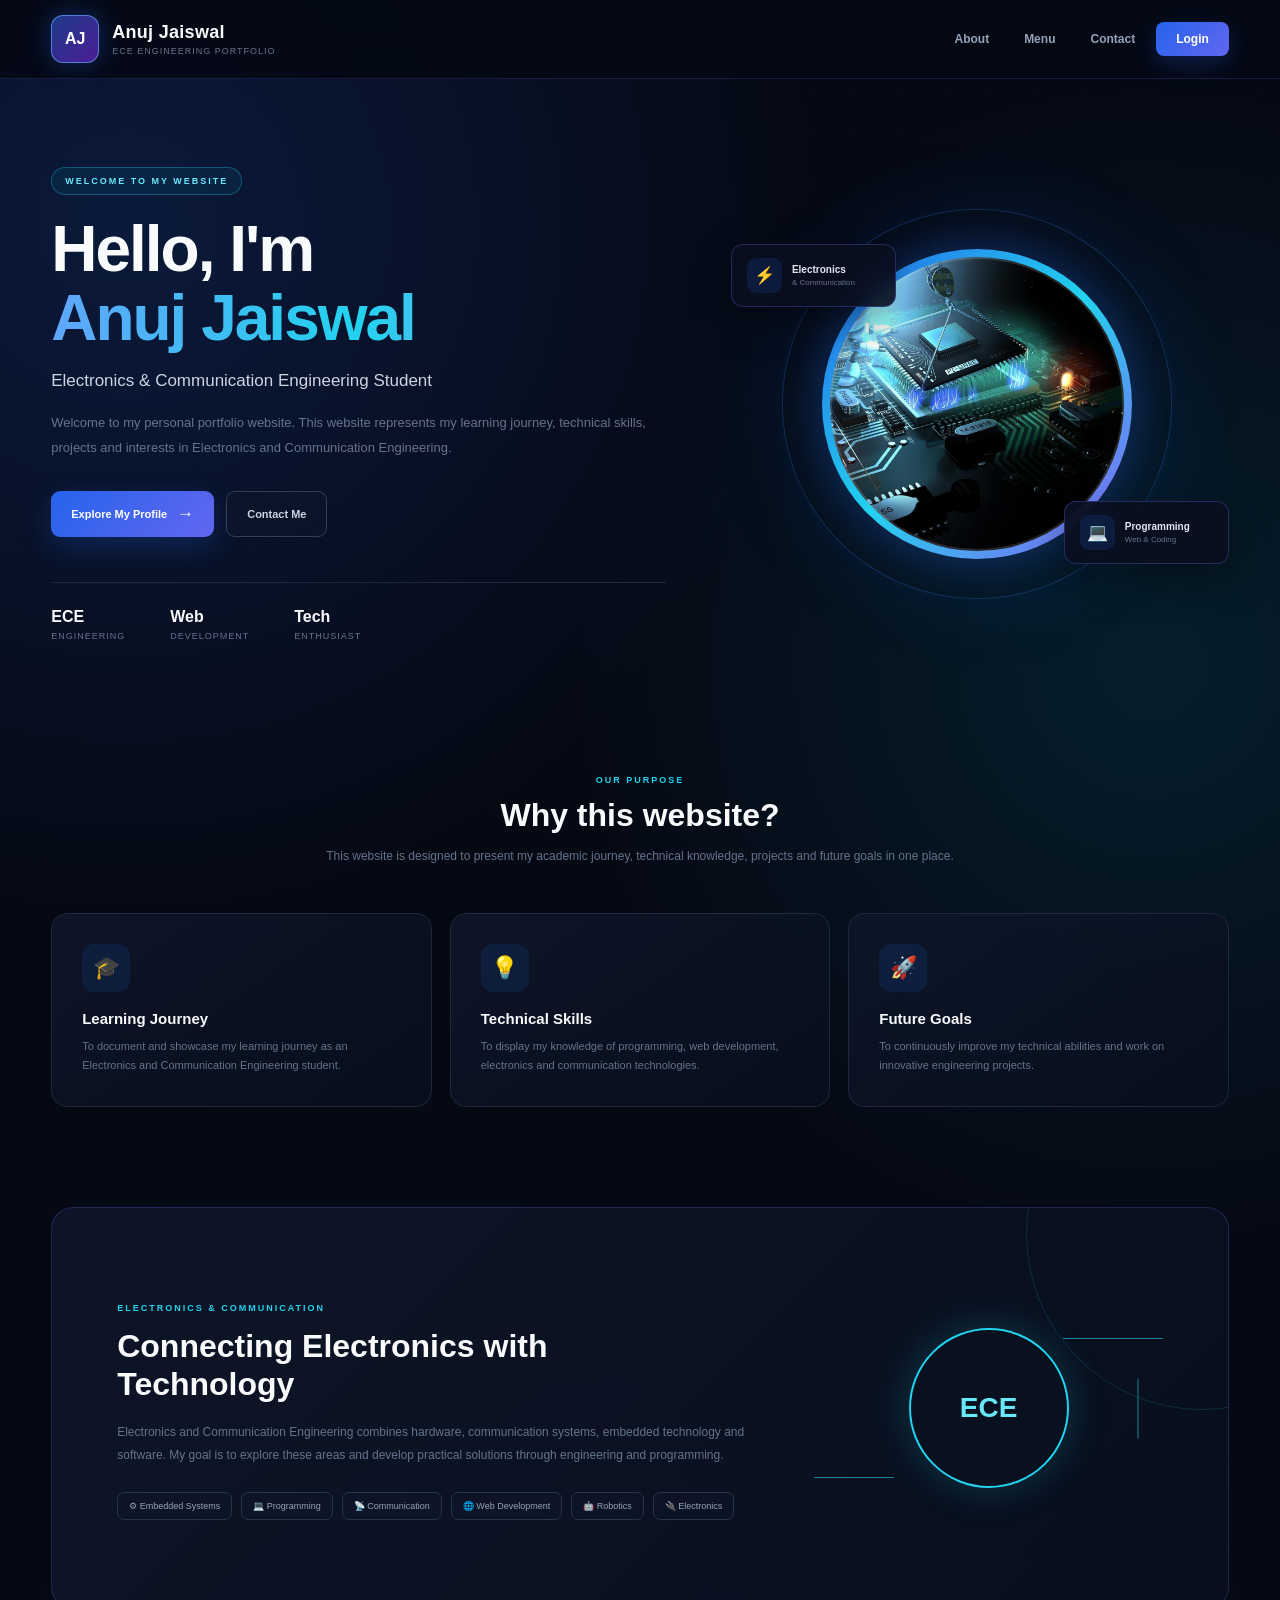
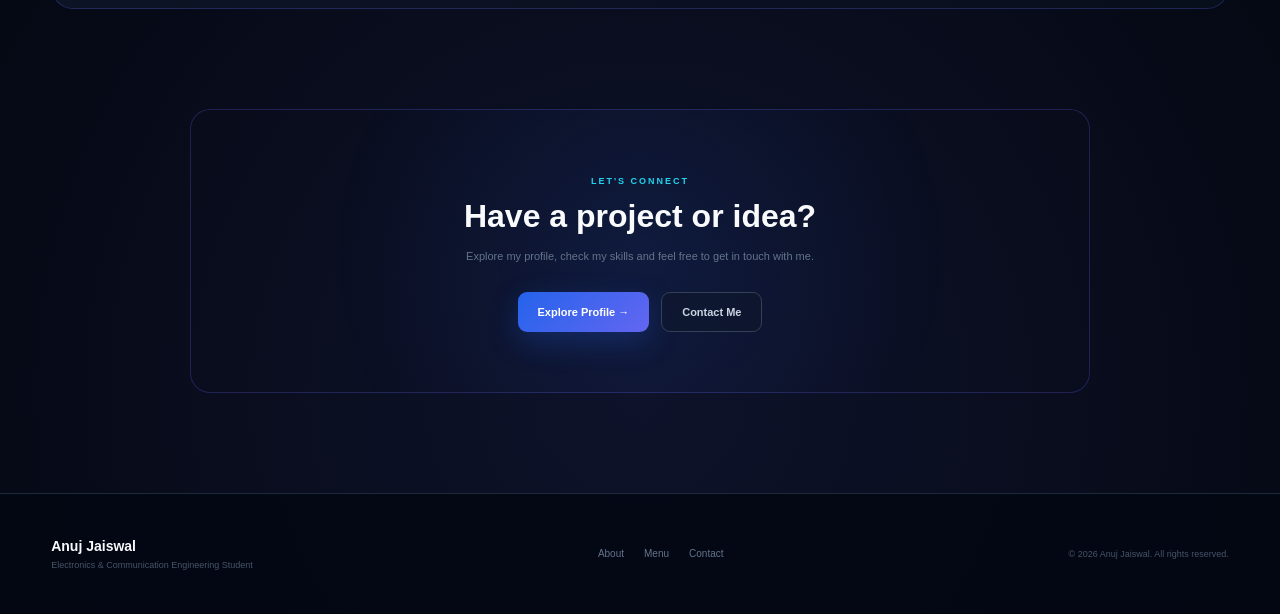
<file: index.html>
<!doctype html>
<html lang="en">
  <head>
    <meta charset="UTF-8" />

    <meta name="viewport" content="width=device-width, initial-scale=1.0" />

    <meta
      name="description"
      content="Anuj Jaiswal - ECE Engineering Portfolio"
    />

    <title>Project 1 | Anuj Jaiswal</title>

    <link rel="stylesheet" href="style.css" />
  </head>

  <body>
    <!-- ================= NAVBAR ================= -->

    <header class="Header">
      <nav class="navbar">
        <!-- Website Logo -->

        <div class="brand">
          <div class="brand-logo">AJ</div>

          <div>
            <h1>Anuj Jaiswal</h1>

            <span> ECE Engineering Portfolio </span>
          </div>
        </div>

        <!-- Navigation -->

        <ul class="link">
          <li>
            <a href="about.html"> About </a>
          </li>

          <li>
            <a href="menu.html"> Menu </a>
          </li>

          <li>
            <a href="contact.html"> Contact </a>
          </li>

          <li>
            <a href="login.html" class="login-button"> Login </a>
          </li>
        </ul>

        <!-- Mobile Menu -->

        <button class="menu-toggle" id="menuToggle">☰</button>
      </nav>
    </header>

    <!-- ================= HERO SECTION ================= -->

    <main>
      <section class="hero">
        <!-- LEFT CONTENT -->

        <div class="hero-content">
          <span class="welcome"> WELCOME TO MY WEBSITE </span>

          <h2>
            Hello, I'm
            <span>Anuj Jaiswal</span>
          </h2>

          <h3>Electronics & Communication Engineering Student</h3>

          <p>
            Welcome to my personal portfolio website. This website represents my
            learning journey, technical skills, projects and interests in
            Electronics and Communication Engineering.
          </p>

          <div class="hero-buttons">
            <a href="about.html" class="primary-btn">
              Explore My Profile
              <span>→</span>
            </a>

            <a href="contact.html" class="secondary-btn"> Contact Me </a>
          </div>

          <!-- Quick Information -->

          <div class="quick-info">
            <div>
              <strong> ECE </strong>

              <span> Engineering </span>
            </div>

            <div>
              <strong> Web </strong>

              <span> Development </span>
            </div>

            <div>
              <strong> Tech </strong>

              <span> Enthusiast </span>
            </div>
          </div>
        </div>

        <!-- RIGHT IMAGE -->

        <div class="hero-image-area">
          <div class="circle-bg"></div>

          <div class="image-circle">
            <!--
                        Put your ECE image in the same folder
                        and name it:

                        ece.jpg

                        You can replace this image later.
                    -->

            <img
              src="pic/im3.jpg"
              alt="My Photo"
            />
          </div>

          <!-- Floating ECE Card -->

          <div class="floating-card card-one">
            <span class="floating-icon"> ⚡ </span>

            <div>
              <strong> Electronics </strong>

              <small> & Communication </small>
            </div>
          </div>

          <div class="floating-card card-two">
            <span class="floating-icon"> 💻 </span>

            <div>
              <strong> Programming </strong>

              <small> Web & Coding </small>
            </div>
          </div>
        </div>
      </section>

      <!-- ================= PURPOSE ================= -->

      <section class="purpose-section">
        <div class="section-title">
          <span> OUR PURPOSE </span>

          <h2>Why this website?</h2>

          <p>
            This website is designed to present my academic journey, technical
            knowledge, projects and future goals in one place.
          </p>
        </div>

        <div class="purpose-grid">
          <div class="purpose-card">
            <div class="purpose-icon">🎓</div>

            <h3>Learning Journey</h3>

            <p>
              To document and showcase my learning journey as an Electronics and
              Communication Engineering student.
            </p>
          </div>

          <div class="purpose-card">
            <div class="purpose-icon">💡</div>

            <h3>Technical Skills</h3>

            <p>
              To display my knowledge of programming, web development,
              electronics and communication technologies.
            </p>
          </div>

          <div class="purpose-card">
            <div class="purpose-icon">🚀</div>

            <h3>Future Goals</h3>

            <p>
              To continuously improve my technical abilities and work on
              innovative engineering projects.
            </p>
          </div>
        </div>
      </section>

      <!-- ================= ECE SECTION ================= -->

      <section class="ece-section">
        <div class="ece-content">
          <span> ELECTRONICS & COMMUNICATION </span>

          <h2>Connecting Electronics with Technology</h2>

          <p>
            Electronics and Communication Engineering combines hardware,
            communication systems, embedded technology and software. My goal is
            to explore these areas and develop practical solutions through
            engineering and programming.
          </p>

          <div class="technology-list">
            <span> ⚙ Embedded Systems </span>

            <span> 💻 Programming </span>

            <span> 📡 Communication </span>

            <span> 🌐 Web Development </span>

            <span> 🤖 Robotics </span>

            <span> 🔌 Electronics </span>
          </div>
        </div>

        <div class="ece-box">
          <div class="circuit-circle">
            <span> ECE </span>
          </div>

          <div class="circuit-line line-one"></div>
          <div class="circuit-line line-two"></div>
          <div class="circuit-line line-three"></div>
        </div>
      </section>

      <!-- ================= CTA ================= -->

      <section class="cta">
        <span> LET'S CONNECT </span>

        <h2>Have a project or idea?</h2>

        <p>
          Explore my profile, check my skills and feel free to get in touch with
          me.
        </p>

        <div class="cta-buttons">
          <a href="menu.html" class="primary-btn"> Explore Profile → </a>

          <a href="contact.html" class="secondary-btn"> Contact Me </a>
        </div>
      </section>
    </main>

    <!-- ================= FOOTER ================= -->

    <footer>
      <div class="footer-content">
        <div>
          <strong> Anuj Jaiswal </strong>

          <p>Electronics & Communication Engineering Student</p>
        </div>

        <div class="footer-links">
          <a href="about.html"> About </a>

          <a href="menu.html"> Menu </a>

          <a href="contact.html"> Contact </a>
        </div>

        <p class="copyright">© 2026 Anuj Jaiswal. All rights reserved.</p>
      </div>
    </footer>

    <!-- JavaScriptgi7-->

    <script src="script.js"></script>
  </body>
</html>
</file>
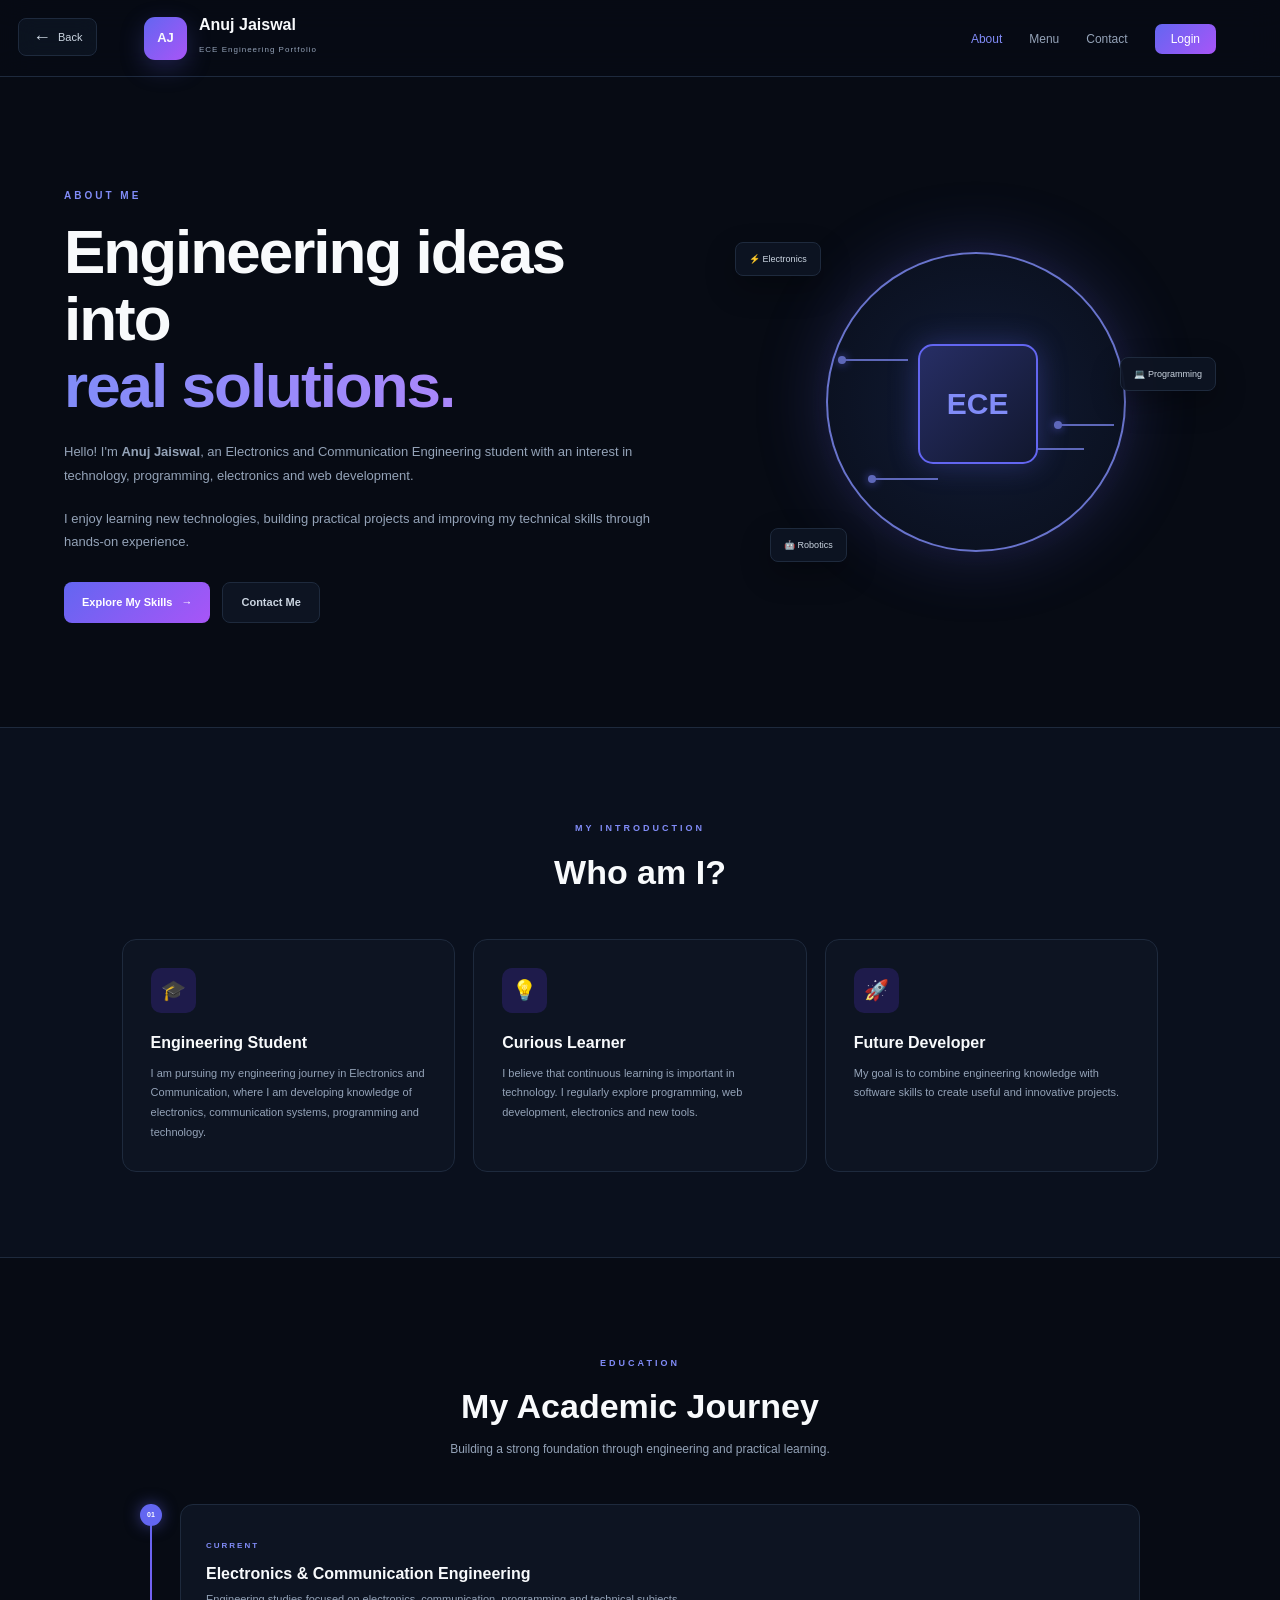
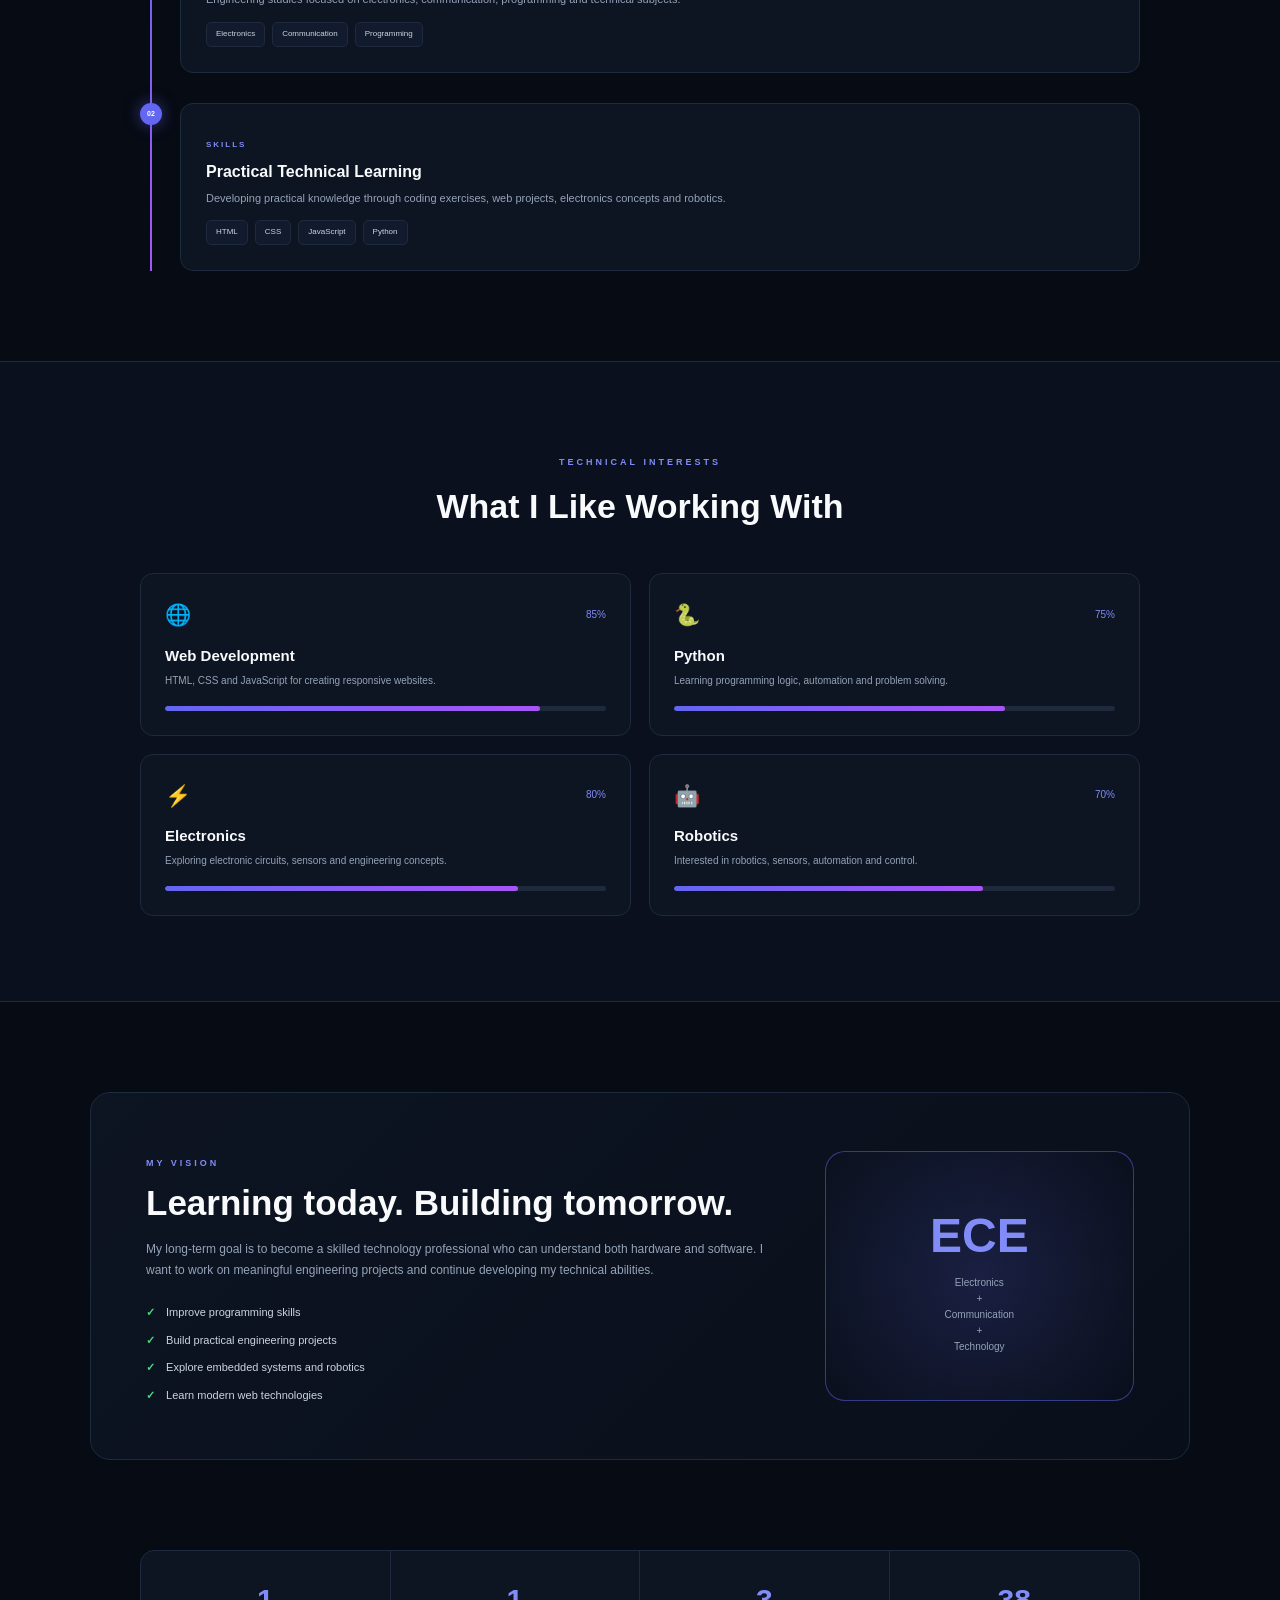
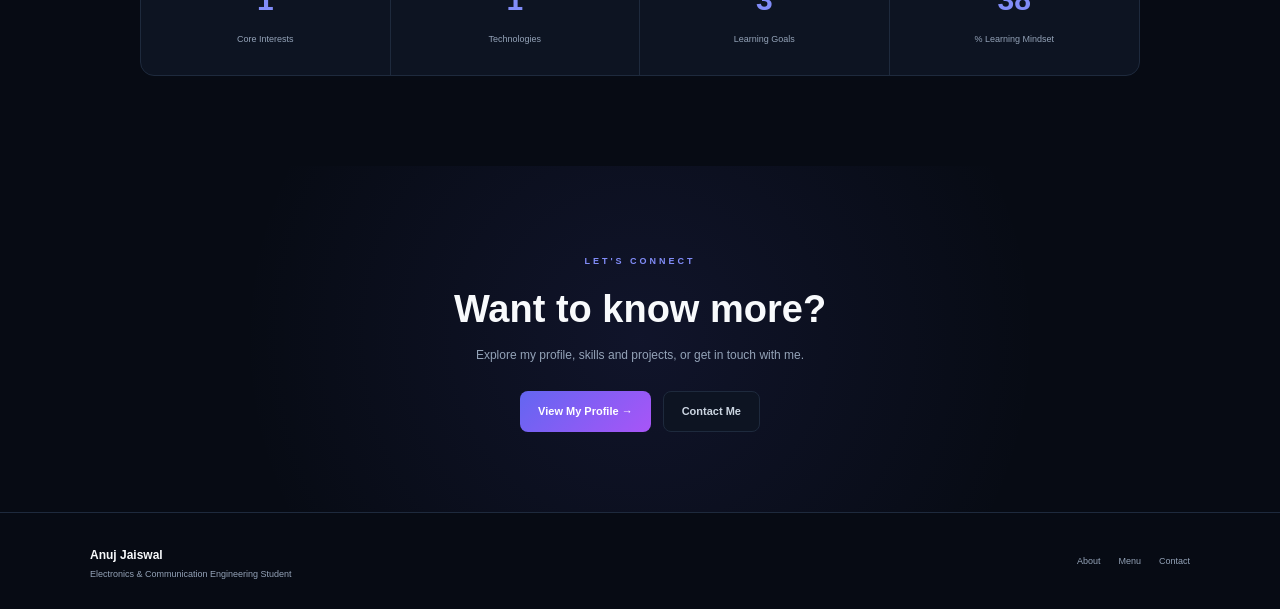
<file: about.html>
<!doctype html>
<html lang="en">
  <head>
    <meta charset="UTF-8" />

    <meta name="viewport" content="width=device-width, initial-scale=1.0" />

    <meta
      name="description"
      content="About Anuj Jaiswal - Electronics and Communication Engineering Student"
    />

    <title>About | Anuj Jaiswal</title>

    <link rel="stylesheet" href="about.css" />
  </head>

  <body>
    <!-- =========================================
     BACK BUTTON
========================================= -->

    <button id="backButton" class="back-button" aria-label="Go back">
      <span>←</span>
      <span>Back</span>
    </button>

    <!-- =========================================
     NAVBAR
========================================= -->

    <header class="header">
      <nav class="navbar">
        <div class="brand">
          <div class="brand-logo">AJ</div>

          <div>
            <h1>Anuj Jaiswal</h1>

            <small> ECE Engineering Portfolio </small>
          </div>
        </div>

        <button
          id="menuToggle"
          class="menu-toggle"
          aria-label="Open navigation"> 
        </button>

        <ul class="nav-links" id="navLinks">
          

          <li>
            <a href="about.html" class="active"> About </a>
          </li>

          <li>
            <a href="menu.html"> Menu </a>
          </li>

          <li>
            <a href="contact.html"> Contact </a>
          </li>

          <li>
            <a href="login.html" class="login-link"> Login </a>
          </li>
        </ul>
      </nav>
    </header>

    <!-- =========================================
     HERO
========================================= -->

    <main>
      <section class="about-hero">
        <div class="hero-text">
          <span class="section-label"> ABOUT ME </span>

          <h2>
            Engineering ideas into
            <span>real solutions.</span>
          </h2>

          <p>
            Hello! I'm <strong>Anuj Jaiswal</strong>, an Electronics and
            Communication Engineering student with an interest in technology,
            programming, electronics and web development.
          </p>

          <p>
            I enjoy learning new technologies, building practical projects and
            improving my technical skills through hands-on experience.
          </p>

          <div class="hero-buttons">
            <a href="menu.html" class="primary-btn">
              Explore My Skills
              <span>→</span>
            </a>

            <a href="contact.html" class="secondary-btn"> Contact Me </a>
          </div>
        </div>

        <!-- ECE VISUAL -->

        <div class="about-visual">
          <div class="visual-glow"></div>

          <div class="ece-circle">
            <div class="circuit circuit-1"></div>
            <div class="circuit circuit-2"></div>
            <div class="circuit circuit-3"></div>
            <div class="circuit circuit-4"></div>

            <div class="chip">
              <span> ECE </span>
            </div>
          </div>

          <div class="floating-tech tech-1">⚡ Electronics</div>

          <div class="floating-tech tech-2">💻 Programming</div>

          <div class="floating-tech tech-3">🤖 Robotics</div>
        </div>
      </section>

      <!-- =========================================
     INTRODUCTION
========================================= -->

      <section class="intro-section">
        <div class="section-heading">
          <span> MY INTRODUCTION </span>

          <h2>Who am I?</h2>
        </div>

        <div class="intro-grid">
          <div class="intro-card">
            <div class="card-icon">🎓</div>

            <h3>Engineering Student</h3>

            <p>
              I am pursuing my engineering journey in Electronics and
              Communication, where I am developing knowledge of electronics,
              communication systems, programming and technology.
            </p>
          </div>

          <div class="intro-card">
            <div class="card-icon">💡</div>

            <h3>Curious Learner</h3>

            <p>
              I believe that continuous learning is important in technology. I
              regularly explore programming, web development, electronics and
              new tools.
            </p>
          </div>

          <div class="intro-card">
            <div class="card-icon">🚀</div>

            <h3>Future Developer</h3>

            <p>
              My goal is to combine engineering knowledge with software skills
              to create useful and innovative projects.
            </p>
          </div>
        </div>
      </section>

      <!-- =========================================
     EDUCATION
========================================= -->

      <section class="education-section">
        <div class="section-heading">
          <span> EDUCATION </span>

          <h2>My Academic Journey</h2>

          <p>
            Building a strong foundation through engineering and practical
            learning.
          </p>
        </div>

        <div class="timeline">
          <div class="timeline-item">
            <div class="timeline-dot">01</div>

            <div class="timeline-content">
              <span> CURRENT </span>

              <h3>Electronics & Communication Engineering</h3>

              <p>
                Engineering studies focused on electronics, communication,
                programming and technical subjects.
              </p>

              <div class="tags">
                <span> Electronics </span>

                <span> Communication </span>

                <span> Programming </span>
              </div>
            </div>
          </div>

          <div class="timeline-item">
            <div class="timeline-dot">02</div>

            <div class="timeline-content">
              <span> SKILLS </span>

              <h3>Practical Technical Learning</h3>

              <p>
                Developing practical knowledge through coding exercises, web
                projects, electronics concepts and robotics.
              </p>

              <div class="tags">
                <span> HTML </span>

                <span> CSS </span>

                <span> JavaScript </span>

                <span> Python </span>
              </div>
            </div>
          </div>
        </div>
      </section>

      <!-- =========================================
     SKILLS
========================================= -->

      <section class="skills-section">
        <div class="section-heading">
          <span> TECHNICAL INTERESTS </span>

          <h2>What I Like Working With</h2>
        </div>

        <div class="skills-grid">
          <div class="skill-card">
            <div class="skill-top">
              <span class="skill-icon"> 🌐 </span>

              <span> 85% </span>
            </div>

            <h3>Web Development</h3>

            <p>HTML, CSS and JavaScript for creating responsive websites.</p>

            <div class="progress">
              <div class="progress-bar" data-width="85"></div>
            </div>
          </div>

          <div class="skill-card">
            <div class="skill-top">
              <span class="skill-icon"> 🐍 </span>

              <span> 75% </span>
            </div>

            <h3>Python</h3>

            <p>Learning programming logic, automation and problem solving.</p>

            <div class="progress">
              <div class="progress-bar" data-width="75"></div>
            </div>
          </div>

          <div class="skill-card">
            <div class="skill-top">
              <span class="skill-icon"> ⚡ </span>

              <span> 80% </span>
            </div>

            <h3>Electronics</h3>

            <p>
              Exploring electronic circuits, sensors and engineering concepts.
            </p>

            <div class="progress">
              <div class="progress-bar" data-width="80"></div>
            </div>
          </div>

          <div class="skill-card">
            <div class="skill-top">
              <span class="skill-icon"> 🤖 </span>

              <span> 70% </span>
            </div>

            <h3>Robotics</h3>

            <p>Interested in robotics, sensors, automation and control.</p>

            <div class="progress">
              <div class="progress-bar" data-width="70"></div>
            </div>
          </div>
        </div>
      </section>

      <!-- =========================================
     GOALS
========================================= -->

      <section class="goals-section">
        <div class="goals-content">
          <span> MY VISION </span>

          <h2>Learning today. Building tomorrow.</h2>

          <p>
            My long-term goal is to become a skilled technology professional who
            can understand both hardware and software. I want to work on
            meaningful engineering projects and continue developing my technical
            abilities.
          </p>

          <div class="goal-list">
            <div>
              <span>✓</span>
              Improve programming skills
            </div>

            <div>
              <span>✓</span>
              Build practical engineering projects
            </div>

            <div>
              <span>✓</span>
              Explore embedded systems and robotics
            </div>

            <div>
              <span>✓</span>
              Learn modern web technologies
            </div>
          </div>
        </div>

        <div class="goal-box">
          <div class="goal-number">ECE</div>

          <p>
            Electronics
            <br />
            +
            <br />
            Communication
            <br />
            +
            <br />
            Technology
          </p>
        </div>
      </section>

      <!-- =========================================
     STATS
========================================= -->

      <section class="stats-section">
        <div class="stat">
          <strong class="counter" data-target="4"> 0 </strong>

          <span> Core Interests </span>
        </div>

        <div class="stat">
          <strong class="counter" data-target="5"> 0 </strong>

          <span> Technologies </span>
        </div>

        <div class="stat">
          <strong class="counter" data-target="10"> 0 </strong>

          <span> Learning Goals </span>
        </div>

        <div class="stat">
          <strong class="counter" data-target="100"> 0 </strong>

          <span> % Learning Mindset </span>
        </div>
      </section>

      <!-- =========================================
     CTA
========================================= -->

      <section class="about-cta">
        <span> LET'S CONNECT </span>

        <h2>Want to know more?</h2>

        <p>Explore my profile, skills and projects, or get in touch with me.</p>

        <div class="cta-buttons">
          <a href="menu.html" class="primary-btn"> View My Profile → </a>

          <a href="contact.html" class="secondary-btn"> Contact Me </a>
        </div>
      </section>
    </main>

    <!-- =========================================
     FOOTER
========================================= -->

    <footer>
      <div class="footer-content">
        <div>
          <strong> Anuj Jaiswal </strong>

          <p>Electronics & Communication Engineering Student</p>
        </div>

        <div class="footer-links">
          <a href="about.html"> About </a>

          <a href="menu.html"> Menu </a>

          <a href="contact.html"> Contact </a>
        </div>
      </div>
    </footer>

    <script src="about.js"></script>
  </body>
</html>
</file>
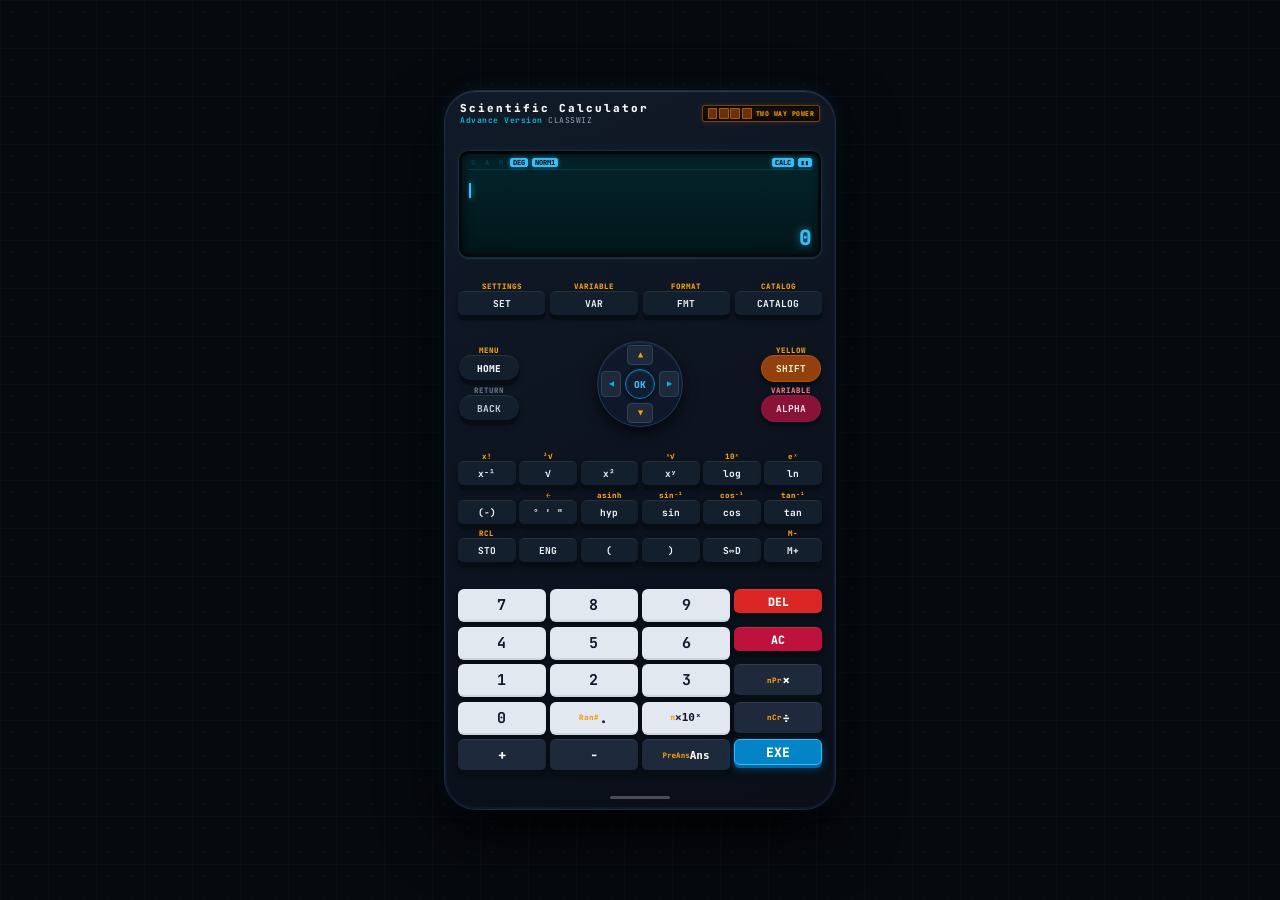
<file: calsi.html>
<!doctype html>
<html lang="en">
  <head>
    <meta charset="UTF-8" />
    <meta name="viewport" content="width=device-width, initial-scale=1.0, maximum-scale=1.0, user-scalable=no" />
    <title>Casio fx-991CW Scientific Calculator</title>
    <meta name="description" content="Authentic Casio fx-991CW ClassWiz scientific calculator built with pure HTML, CSS, and JavaScript." />
    <meta property="og:title" content="Casio fx-991CW Scientific Calculator" />
    <meta property="og:description" content="Authentic Casio fx-991CW ClassWiz scientific calculator built with pure HTML, CSS, and JavaScript." />
    <link rel="preconnect" href="https://fonts.googleapis.com">
    <link rel="preconnect" href="https://fonts.gstatic.com" crossorigin>
    <link href="https://fonts.googleapis.com/css2?family=JetBrains+Mono:wght@400;600;700;800&family=Plus+Jakarta+Sans:wght@500;600;700;800&display=swap" rel="stylesheet">
    <link rel="stylesheet" href="calsi.css">
  </head>
  <body>
    <!-- Main Calculator Shell Container -->
    <main id="calc-container" class="calc-chassis">
      
      <!-- Top Branding & Authentic Photovoltaic Solar Panel Strip -->
      <header class="top-strip">
        <div>
          <div class="brand-title">Scientific Calculator</div>
          <div class="model-title">Advance Version <span>CLASSWIZ</span></div>
        </div>
        <div class="solar-panel" title="Two-Way Solar Power Sensor">
          <div class="solar-cells">
            <div class="solar-cell"></div>
            <div class="solar-cell"></div>
            <div class="solar-cell"></div>
            <div class="solar-cell"></div>
          </div>
          <span class="solar-label">TWO WAY POWER</span>
        </div>
      </header>

      <!-- High-Resolution Natural Textbook LCD Display -->
      <section class="lcd-bezel" aria-label="Calculator LCD Screen">
        <div class="lcd-screen">
          <!-- Status Indicators Line -->
          <div class="lcd-indicators">
            <div class="indicator-tags">
              <span id="ind-s" class="ind-badge inactive">S</span>
              <span id="ind-a" class="ind-badge inactive">A</span>
              <span id="ind-m" class="ind-badge inactive">M</span>
              <span id="ind-angle" class="ind-badge active">DEG</span>
              <span id="ind-fmt" class="ind-badge active">NORM1</span>
            </div>
            <div class="indicator-tags">
              <span id="ind-mode" class="ind-badge active">CALC</span>
              <span class="ind-badge active">▮▮</span>
            </div>
          </div>

          <!-- Natural Expression Line with Blinking Cursor -->
          <div id="lcd-expr" class="lcd-expr-line">
            <span class="expr-cursor"></span>
          </div>

          <!-- Formatted Computation Result Line -->
          <div id="lcd-result" class="lcd-result-line">0</div>
        </div>
      </section>

      <!-- 1. System Function Keys (SETTINGS, VARIABLE, FORMAT, CATALOG) -->
      <nav class="sys-row" aria-label="System Functions">
        <div class="btn-wrapper">
          <span class="key-shift-label">SETTINGS</span>
          <button type="button" class="c-btn" data-action="tools">SET</button>
        </div>
        <div class="btn-wrapper">
          <span class="key-shift-label">VARIABLE</span>
          <button type="button" class="c-btn" data-action="variables">VAR</button>
        </div>
        <div class="btn-wrapper">
          <span class="key-shift-label">FORMAT</span>
          <button type="button" class="c-btn" style="color:var(--shift-yellow);" data-action="format">FMT</button>
        </div>
        <div class="btn-wrapper">
          <span class="key-shift-label">CATALOG</span>
          <button type="button" class="c-btn" style="color:var(--shift-yellow);" data-action="catalog">CATALOG</button>
        </div>
      </nav>

      <!-- 2. Interactive Middle Cluster (HOME, D-PAD, SHIFT & ALPHA) -->
      <section class="cluster-section" aria-label="Navigation and Modes">
        <div class="cluster-left">
          <div class="btn-wrapper">
            <span class="key-shift-label">MENU</span>
            <button type="button" class="c-btn c-btn-pill" style="color:var(--shift-yellow);font-weight:800;" data-action="home">HOME</button>
          </div>
          <div class="btn-wrapper">
            <span class="key-shift-label" style="color:#64748b;">RETURN</span>
            <button type="button" class="c-btn c-btn-pill" style="color:#cbd5e1;" data-action="back">BACK</button>
          </div>
        </div>

        <!-- Casio Signature Circular Directional Pad -->
        <div class="dpad-container" aria-label="Directional Navigation Pad">
          <button type="button" class="dpad-arrow dpad-up" data-action="dpad-up" title="Previous History [▲]">▲</button>
          <button type="button" class="dpad-arrow dpad-down" data-action="dpad-down" title="Next History [▼]">▼</button>
          <button type="button" class="dpad-arrow dpad-left" data-action="dpad-left" title="Move Cursor Left [◀]">◀</button>
          <button type="button" class="dpad-arrow dpad-right" data-action="dpad-right" title="Move Cursor Right [▶]">▶</button>
          <button type="button" class="dpad-ok" data-action="exe" title="Execute [OK]">OK</button>
        </div>

        <div class="cluster-right">
          <div class="btn-wrapper">
            <span class="key-shift-label">YELLOW</span>
            <button type="button" id="btn-shift" class="c-btn c-btn-pill btn-shift" data-action="shift">SHIFT</button>
          </div>
          <div class="btn-wrapper">
            <span class="key-alpha-label">VARIABLE</span>
            <button type="button" id="btn-alpha" class="c-btn c-btn-pill btn-alpha" data-action="alpha">ALPHA</button>
          </div>
        </div>
      </section>

      <!-- 3. Scientific Function Matrix (6 Columns × 3 Rows) -->
      <section class="func-grid" aria-label="Scientific Functions">
        <!-- Row 1 -->
        <div class="btn-wrapper">
          <span class="key-shift-label">x!</span>
          <button type="button" class="c-btn" data-token="^-1" data-shift-token="!">x⁻¹</button>
        </div>
        <div class="btn-wrapper">
          <span class="key-shift-label">³√</span>
          <button type="button" class="c-btn" data-token="√(" data-shift-token="∛(">√</button>
        </div>
        <div class="btn-wrapper">
          <span class="key-shift-label"></span>
          <button type="button" class="c-btn" data-token="^2">x²</button>
        </div>
        <div class="btn-wrapper">
          <span class="key-shift-label">ˣ√</span>
          <button type="button" class="c-btn" data-token="^(">xʸ</button>
        </div>
        <div class="btn-wrapper">
          <span class="key-shift-label">10ˣ</span>
          <button type="button" class="c-btn" data-token="log(" data-shift-token="10^(">log</button>
        </div>
        <div class="btn-wrapper">
          <span class="key-shift-label">eˣ</span>
          <button type="button" class="c-btn" data-token="ln(" data-shift-token="e^(">ln</button>
        </div>

        <!-- Row 2 -->
        <div class="btn-wrapper">
          <span class="key-shift-label"></span>
          <button type="button" class="c-btn" data-token="(-)">(-)</button>
        </div>
        <div class="btn-wrapper">
          <span class="key-shift-label">←</span>
          <button type="button" class="c-btn" data-token="°">° ' "</button>
        </div>
        <div class="btn-wrapper">
          <span class="key-shift-label">asinh</span>
          <button type="button" class="c-btn" data-token="sinh(" data-shift-token="asinh(">hyp</button>
        </div>
        <div class="btn-wrapper">
          <span class="key-shift-label">sin⁻¹</span>
          <button type="button" class="c-btn" data-token="sin(" data-shift-token="asin(">sin</button>
        </div>
        <div class="btn-wrapper">
          <span class="key-shift-label">cos⁻¹</span>
          <button type="button" class="c-btn" data-token="cos(" data-shift-token="acos(">cos</button>
        </div>
        <div class="btn-wrapper">
          <span class="key-shift-label">tan⁻¹</span>
          <button type="button" class="c-btn" data-token="tan(" data-shift-token="atan(">tan</button>
        </div>

        <!-- Row 3 -->
        <div class="btn-wrapper">
          <span class="key-shift-label">RCL</span>
          <button type="button" class="c-btn" data-action="variables">STO</button>
        </div>
        <div class="btn-wrapper">
          <span class="key-shift-label"></span>
          <button type="button" class="c-btn" data-action="eng">ENG</button>
        </div>
        <div class="btn-wrapper">
          <span class="key-shift-label"></span>
          <button type="button" class="c-btn" data-token="(">(</button>
        </div>
        <div class="btn-wrapper">
          <span class="key-shift-label"></span>
          <button type="button" class="c-btn" data-token=")">)</button>
        </div>
        <div class="btn-wrapper">
          <span class="key-shift-label"></span>
          <button type="button" class="c-btn" style="color:var(--shift-yellow);" data-action="format">S⇔D</button>
        </div>
        <div class="btn-wrapper">
          <span class="key-shift-label">M-</span>
          <button type="button" class="c-btn" data-action="m-plus">M+</button>
        </div>
      </section>

      <!-- 4. Numeric & Primary Keypad (4 Columns × 5 Rows) -->
      <section class="num-grid" aria-label="Numeric and Arithmetic Pad">
        <!-- Row 1 -->
        <button type="button" class="c-btn c-btn-num" data-token="7">7</button>
        <button type="button" class="c-btn c-btn-num" data-token="8">8</button>
        <button type="button" class="c-btn c-btn-num" data-token="9">9</button>
        <button type="button" class="c-btn c-btn-del" data-action="del">DEL</button>

        <!-- Row 2 -->
        <button type="button" class="c-btn c-btn-num" data-token="4">4</button>
        <button type="button" class="c-btn c-btn-num" data-token="5">5</button>
        <button type="button" class="c-btn c-btn-num" data-token="6">6</button>
        <button type="button" class="c-btn c-btn-ac" data-action="ac">AC</button>

        <!-- Row 3 -->
        <button type="button" class="c-btn c-btn-num" data-token="1">1</button>
        <button type="button" class="c-btn c-btn-num" data-token="2">2</button>
        <button type="button" class="c-btn c-btn-num" data-token="3">3</button>
        <button type="button" class="c-btn c-btn-action" data-token="×" data-shift-token="P">
          <span class="key-shift-label" style="display:block;font-size:7.5px;">nPr</span>
          <span>×</span>
        </button>

        <!-- Row 4 -->
        <button type="button" class="c-btn c-btn-num" data-token="0">0</button>
        <button type="button" class="c-btn c-btn-num" data-token="." data-shift-token="Ran#">
          <span class="key-shift-label" style="display:block;font-size:7.5px;">Ran#</span>
          <span>.</span>
        </button>
        <button type="button" class="c-btn c-btn-num" style="font-family:monospace;font-size:11px;" data-token="×10^(" data-shift-token="π">
          <span class="key-shift-label" style="display:block;font-size:7.5px;">π</span>
          <span>×10ˣ</span>
        </button>
        <button type="button" class="c-btn c-btn-action" data-token="÷" data-shift-token="C">
          <span class="key-shift-label" style="display:block;font-size:7.5px;">nCr</span>
          <span>÷</span>
        </button>

        <!-- Row 5 -->
        <button type="button" class="c-btn c-btn-action" data-token="+">+</button>
        <button type="button" class="c-btn c-btn-action" data-token="−">−</button>
        <button type="button" class="c-btn c-btn-action" style="font-family:monospace;font-size:11px;" data-token="Ans" data-shift-token="PreAns">
          <span class="key-shift-label" style="display:block;font-size:7.5px;">PreAns</span>
          <span>Ans</span>
        </button>
        <button type="button" class="c-btn c-btn-exe" data-action="exe">EXE</button>
      </section>

      <!-- Bottom Accent -->
      <div style="display:flex;justify-content:center;opacity:0.25;padding-top:2px;">
        <div style="width:60px;height:3px;background:#fff;border-radius:2px;"></div>
      </div>

      <!-- ================= MODAL OVERLAYS ================= -->

      <!-- 1. Home Menu Modal -->
      <div id="modal-home" class="modal-overlay" style="display:none;">
        <div class="modal-header">
          <div class="modal-title">CASIO fx-991CW MAIN MENU</div>
          <button type="button" class="modal-close-btn" data-close-modal>[BACK]</button>
        </div>
        <div class="modal-body">
          <div class="menu-grid">
            <button type="button" class="menu-card active" data-calc-mode="calculate">
              <span class="menu-card-title">1: Calculate</span>
              <span class="menu-card-desc">Standard arithmetic & scientific functions</span>
            </button>
            <button type="button" class="menu-card" data-calc-mode="complex">
              <span class="menu-card-title">2: Complex</span>
              <span class="menu-card-desc">Complex numbers & phasor math</span>
            </button>
            <button type="button" class="menu-card" data-calc-mode="base-n">
              <span class="menu-card-title">3: Base-N</span>
              <span class="menu-card-desc">DEC, HEX, BIN, OCT conversion & logic</span>
            </button>
            <button type="button" class="menu-card" data-calc-mode="matrix">
              <span class="menu-card-title">4: Matrix</span>
              <span class="menu-card-desc">Determinant, inverse, & algebra</span>
            </button>
            <button type="button" class="menu-card" data-calc-mode="table">
              <span class="menu-card-title">5: Table</span>
              <span class="menu-card-desc">Function value table f(x), g(x)</span>
            </button>
            <button type="button" class="menu-card" data-calc-mode="equation">
              <span class="menu-card-title">6: Equation</span>
              <span class="menu-card-desc">Simultaneous & Polynomial solver</span>
            </button>
          </div>
          <button type="button" class="calc-btn-primary" style="margin-top:12px;background:#334155;" data-action="help">
            📖 View Guide & Keyboard Shortcuts
          </button>
        </div>
      </div>

      <!-- 2. Settings / Tools Modal -->
      <div id="modal-tools" class="modal-overlay" style="display:none;">
        <div class="modal-header">
          <div class="modal-title">SETTINGS & CONFIGURATION</div>
          <button type="button" class="modal-close-btn" data-close-modal>[BACK]</button>
        </div>
        <div class="modal-body">
          <div class="setting-row">
            <div>
              <div style="font-weight:700;">Angle Unit</div>
              <div style="font-size:10px;color:#94a3b8;">Trigonometric calculations</div>
            </div>
            <div class="btn-group">
              <button type="button" id="btn-angle-deg" class="btn-choice active">DEG</button>
              <button type="button" id="btn-angle-rad" class="btn-choice">RAD</button>
              <button type="button" id="btn-angle-gra" class="btn-choice">GRA</button>
            </div>
          </div>

          <div class="setting-row">
            <div>
              <div style="font-weight:700;">Key Click Audio</div>
              <div style="font-size:10px;color:#94a3b8;">Tactile synthesis sound</div>
            </div>
            <button type="button" id="btn-sound-toggle" class="btn-choice active">ON</button>
          </div>

          <div class="setting-row">
            <div>
              <div style="font-weight:700;">Reset Memory</div>
              <div style="font-size:10px;color:#94a3b8;">Restore defaults & clear vars</div>
            </div>
            <button type="button" id="btn-factory-reset" class="btn-choice" style="background:#7f1d1d;color:#fff;border-color:#991b1b;">RESET</button>
          </div>
        </div>
      </div>

      <!-- 3. Variables Manager Modal -->
      <div id="modal-variables" class="modal-overlay" style="display:none;">
        <div class="modal-header">
          <div class="modal-title">MEMORY VARIABLES (A–F, x, y, z, M, Ans)</div>
          <button type="button" class="modal-close-btn" data-close-modal>[BACK]</button>
        </div>
        <div class="modal-body">
          <div id="var-grid-container" class="var-grid"></div>
        </div>
      </div>

      <!-- 4. Catalog Search Modal -->
      <div id="modal-catalog" class="modal-overlay" style="display:none;">
        <div class="modal-header">
          <div class="modal-title">FUNCTION CATALOG</div>
          <button type="button" class="modal-close-btn" data-close-modal>[BACK]</button>
        </div>
        <input type="text" id="catalog-search" class="modal-input" placeholder="Search functions (sin, nPr, sinh...)" />
        <div id="catalog-list" class="modal-body"></div>
      </div>

      <!-- 5. Equation Solver Modal -->
      <div id="modal-equation" class="modal-overlay" style="display:none;">
        <div class="modal-header">
          <div class="modal-title">POLYNOMIAL SOLVER (ax² + bx + c = 0)</div>
          <button type="button" class="modal-close-btn" data-close-modal>[BACK]</button>
        </div>
        <div class="modal-body">
          <div style="display:flex;gap:6px;">
            <input type="number" id="quad-a" class="modal-input" placeholder="a" value="1" />
            <input type="number" id="quad-b" class="modal-input" placeholder="b" value="-5" />
            <input type="number" id="quad-c" class="modal-input" placeholder="c" value="6" />
          </div>
          <button type="button" id="btn-solve-quad" class="calc-btn-primary">SOLVE EQUATION</button>
          <div id="quad-result" style="background:#1e1e1e;border:1px solid #3a3a3a;padding:8px;border-radius:6px;margin-top:10px;font-family:monospace;font-size:12px;color:#facc15;">
            Roots will appear here
          </div>
        </div>
      </div>

      <!-- 6. Table Mode Modal -->
      <div id="modal-table" class="modal-overlay" style="display:none;">
        <div class="modal-header">
          <div class="modal-title">TABLE GENERATOR f(x)</div>
          <button type="button" class="modal-close-btn" data-close-modal>[BACK]</button>
        </div>
        <div class="modal-body">
          <input type="text" id="table-fn" class="modal-input" placeholder="f(x) expression (e.g. 2*x + 1)" value="2*x + 1" />
          <div style="display:flex;gap:6px;">
            <input type="number" id="table-start" class="modal-input" placeholder="Start" value="1" />
            <input type="number" id="table-end" class="modal-input" placeholder="End" value="5" />
            <input type="number" id="table-step" class="modal-input" placeholder="Step" value="1" />
          </div>
          <button type="button" id="btn-gen-table" class="calc-btn-primary">GENERATE TABLE</button>
          <div id="table-output" style="max-height:180px;overflow-y:auto;margin-top:8px;"></div>
        </div>
      </div>

      <!-- 7. Help & Shortcuts Guide -->
      <div id="modal-help" class="modal-overlay" style="display:none;">
        <div class="modal-header">
          <div class="modal-title">fx-991CW KEYBOARD SHORTCUTS</div>
          <button type="button" class="modal-close-btn" data-close-modal>[BACK]</button>
        </div>
        <div class="modal-body" style="font-size:11px;line-height:1.6;">
          <div class="setting-row"><span>Enter / =</span><span style="color:#facc15;font-weight:bold;">[EXE] Solve</span></div>
          <div class="setting-row"><span>Backspace</span><span style="color:#facc15;font-weight:bold;">[DEL] Delete</span></div>
          <div class="setting-row"><span>Escape</span><span style="color:#facc15;font-weight:bold;">[AC] Clear</span></div>
          <div class="setting-row"><span>Arrow Keys</span><span style="color:#facc15;font-weight:bold;">◀ ▶ Cursor, ▲ ▼ History</span></div>
          <div class="setting-row"><span>Shift</span><span style="color:#facc15;font-weight:bold;">[SHIFT] Yellow functions</span></div>
          <div class="setting-row"><span>+, -, *, /</span><span style="color:#facc15;font-weight:bold;">Operators</span></div>
        </div>
      </div>

    </main>

    <!-- Pure JavaScript Engine Entry -->
    <script type="module" src="calsi.js"></script>
  </body>
</html>
</file>
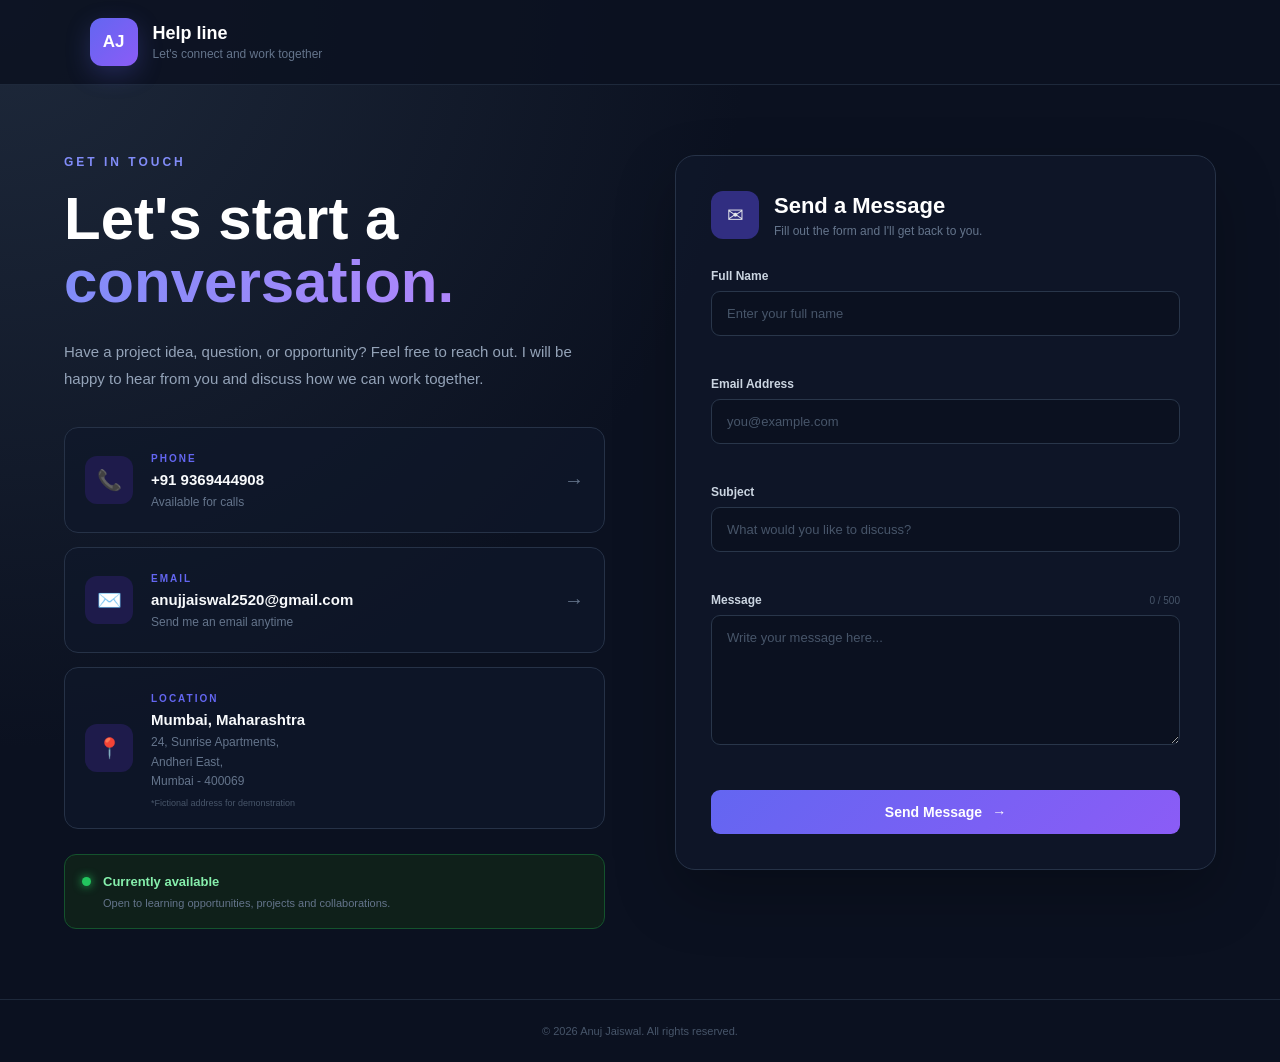
<file: contact.html>
<!DOCTYPE html>
<html lang="en">

<head>
    <meta charset="UTF-8">
    <meta name="viewport" content="width=device-width, initial-scale=1.0">

    <title>Contact | Anuj Jaiswal</title>

    <link rel="stylesheet" href="contact.css">
</head>

<body>

    <!-- ================= HEADER ================= -->

    <header class="header">

        <div class="logo">
            AJ
        </div>

        <div>
            <h2>Help line</h2>
            <p>Let's connect and work together</p>
        </div>

    </header>


    <!-- ================= MAIN ================= -->

    <main class="contact-container">


        <!-- LEFT SIDE -->

        <section class="contact-info">

            <div class="section-label">
                GET IN TOUCH
            </div>

            <h1>
                Let's start a
                <span>conversation.</span>
            </h1>

            <p class="intro">
                Have a project idea, question, or opportunity?
                Feel free to reach out. I will be happy to hear
                from you and discuss how we can work together.
            </p>


            <!-- Phone -->

            <a href="tel:9369444908" class="info-card">

                <div class="icon">
                    📞
                </div>

                <div>
                    <span>PHONE</span>
                    <h3>+91 9369444908</h3>
                    <p>Available for calls</p>
                </div>

                <strong>→</strong>

            </a>


            <!-- Email -->

            <a href="mailto:anujjaiswal2520@gmail.com"
               class="info-card">

                <div class="icon">
                    ✉️
                </div>

                <div>
                    <span>EMAIL</span>
                    <h3>anujjaiswal2520@gmail.com</h3>
                    <p>Send me an email anytime</p>
                </div>

                <strong>→</strong>

            </a>


            <!-- Address -->

            <div class="info-card">

                <div class="icon">
                    📍
                </div>

                <div>
                    <span>LOCATION</span>

                    <h3>Mumbai, Maharashtra</h3>

                    <p>
                        24, Sunrise Apartments,<br>
                        Andheri East,<br>
                        Mumbai - 400069
                    </p>

                    <small>
                        *Fictional address for demonstration
                    </small>

                </div>

            </div>


            <!-- Availability -->

            <div class="availability">

                <span class="online"></span>

                <div>
                    <strong>Currently available</strong>

                    <p>
                        Open to learning opportunities,
                        projects and collaborations.
                    </p>
                </div>

            </div>

        </section>



        <!-- RIGHT SIDE -->

        <section class="form-container">

            <div class="form-header">

                <div class="form-icon">
                    ✉
                </div>

                <div>
                    <h2>Send a Message</h2>

                    <p>
                        Fill out the form and I'll get back to you.
                    </p>
                </div>

            </div>


            <form id="contactForm" novalidate>


                <!-- Name -->

                <div class="input-group">

                    <label for="name">
                        Full Name
                    </label>

                    <input
                        type="text"
                        id="name"
                        name="name"
                        placeholder="Enter your full name"
                        autocomplete="name"
                    >

                    <small class="error"
                           id="nameError">
                    </small>

                </div>


                <!-- Email -->

                <div class="input-group">

                    <label for="email">
                        Email Address
                    </label>

                    <input
                        type="email"
                        id="email"
                        name="email"
                        placeholder="you@example.com"
                        autocomplete="email"
                    >

                    <small class="error"
                           id="emailError">
                    </small>

                </div>


                <!-- Subject -->

                <div class="input-group">

                    <label for="subject">
                        Subject
                    </label>

                    <input
                        type="text"
                        id="subject"
                        name="subject"
                        placeholder="What would you like to discuss?"
                    >

                    <small class="error"
                           id="subjectError">
                    </small>

                </div>


                <!-- Message -->

                <div class="input-group">

                    <div class="message-label">

                        <label for="message">
                            Message
                        </label>

                        <span id="counter">
                            0 / 500
                        </span>

                    </div>

                    <textarea
                        id="message"
                        name="message"
                        maxlength="500"
                        rows="6"
                        placeholder="Write your message here..."
                    ></textarea>

                    <small class="error"
                           id="messageError">
                    </small>

                </div>


                <!-- Submit -->

                <button
                    type="submit"
                    id="submitButton">

                    <span id="buttonText">
                        Send Message
                    </span>

                    <span id="buttonIcon">
                        →
                    </span>

                </button>


                <!-- Success Message -->

                <div
                    id="successMessage"
                    class="success-message">

                    <span>✓</span>

                    <div>
                        <strong>Message ready!</strong>

                        <p>
                            Your message has passed validation.
                        </p>
                    </div>

                </div>

            </form>

        </section>

    </main>


    <!-- ================= FOOTER ================= -->

    <footer>

        <p>
            © 2026 Anuj Jaiswal. All rights reserved.
        </p>

    </footer>


    <script src="contact.js"></script>

</body>

</html>
</file>
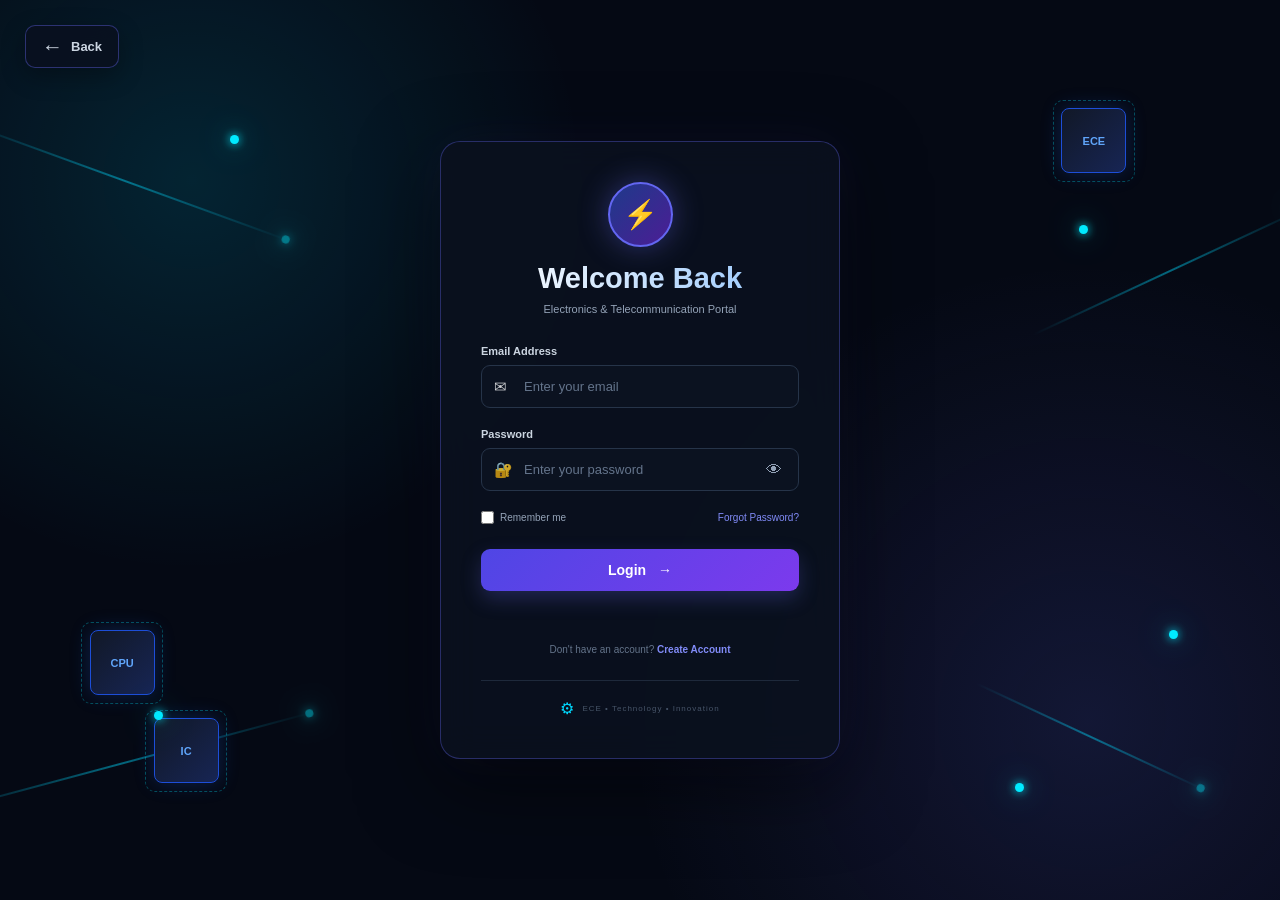
<file: login.html>
<!DOCTYPE html>
<html lang="en">

<head>
    <meta charset="UTF-8">
    <meta name="viewport" content="width=device-width, initial-scale=1.0">

    <title>ECE Login | Anuj Jaiswal</title>

    <link rel="stylesheet" href="login.css">
</head>

<body>

    <!-- =========================================
         BACK BUTTON
    ========================================== -->

    <button id="backButton" class="back-btn" type="button">
        <span class="back-arrow">←</span>
        <span>Back</span>
    </button>


    <!-- =========================================
         ELECTRONIC BACKGROUND
    ========================================== -->

    <div class="circuit circuit-1"></div>
    <div class="circuit circuit-2"></div>
    <div class="circuit circuit-3"></div>

    <div class="circuit circuit-4"></div>


    <!-- Electronic Chips -->

    <div class="chip chip-1">
        ECE
    </div>

    <div class="chip chip-2">
        IC
    </div>

    <div class="chip chip-3">
        CPU
    </div>


    <!-- Electronic Nodes -->

    <div class="node node-1"></div>
    <div class="node node-2"></div>
    <div class="node node-3"></div>
    <div class="node node-4"></div>
    <div class="node node-5"></div>


    <!-- =========================================
         LOGIN CONTAINER
    ========================================== -->

    <main class="login-container">

        <div class="login-box">


            <!-- =================================
                 ELECTRONIC ICON
            ================================== -->

            <div class="electronics-icon">

                <div class="chip-symbol">
                    ⚡
                </div>

            </div>


            <!-- =================================
                 HEADING
            ================================== -->

            <h1>
                Welcome Back
            </h1>

            <p class="subtitle">
                Electronics & Telecommunication Portal
            </p>


            <!-- =================================
                 LOGIN FORM
            ================================== -->

            <form id="loginForm">


                <!-- EMAIL -->

                <div class="input-group">

                    <label for="email">
                        Email Address
                    </label>

                    <div class="input-box">

                        <span class="input-icon">
                            ✉
                        </span>

                        <input
                            type="email"
                            id="email"
                            placeholder="Enter your email"
                            autocomplete="email"
                            required
                        >

                    </div>

                </div>


                <!-- PASSWORD -->

                <div class="input-group">

                    <label for="password">
                        Password
                    </label>

                    <div class="input-box">

                        <span class="input-icon">
                            🔐
                        </span>

                        <input
                            type="password"
                            id="password"
                            placeholder="Enter your password"
                            autocomplete="current-password"
                            required
                        >


                        <!-- PASSWORD VIEW BUTTON -->

                        <button
                            type="button"
                            id="togglePassword"
                            class="eye-btn"
                            aria-label="Show password"
                        >
                            👁
                        </button>

                    </div>

                </div>


                <!-- =================================
                     OPTIONS
                ================================== -->

                <div class="options">

                    <label class="remember">

                        <input
                            type="checkbox"
                            id="remember"
                        >

                        <span>
                            Remember me
                        </span>

                    </label>


                    <a href="#" id="forgotPassword">
                        Forgot Password?
                    </a>

                </div>


                <!-- =================================
                     LOGIN BUTTON
                ================================== -->

                <button
                    type="submit"
                    class="login-btn"
                    id="loginButton"
                >

                    <span>
                        Login
                    </span>

                    <span class="login-arrow">
                        →
                    </span>

                </button>

            </form>


            <!-- =================================
                 MESSAGE
            ================================== -->

            <p
                id="message"
                class="message"
                aria-live="polite"
            ></p>


            <!-- =================================
                 SIGN UP
            ================================== -->

            <p class="signup">

                Don't have an account?

                <a href="acount.html">
                    Create Account
                </a>

            </p>


            <!-- =================================
                 FOOTER
            ================================== -->

            <div class="login-footer">

                <span>
                    ⚙
                </span>

                <p>
                    ECE • Technology • Innovation
                </p>

            </div>

        </div>

    </main>


    <!-- JAVASCRIPT -->

    <script src="login.js"></script>

</body>

</html>
</file>
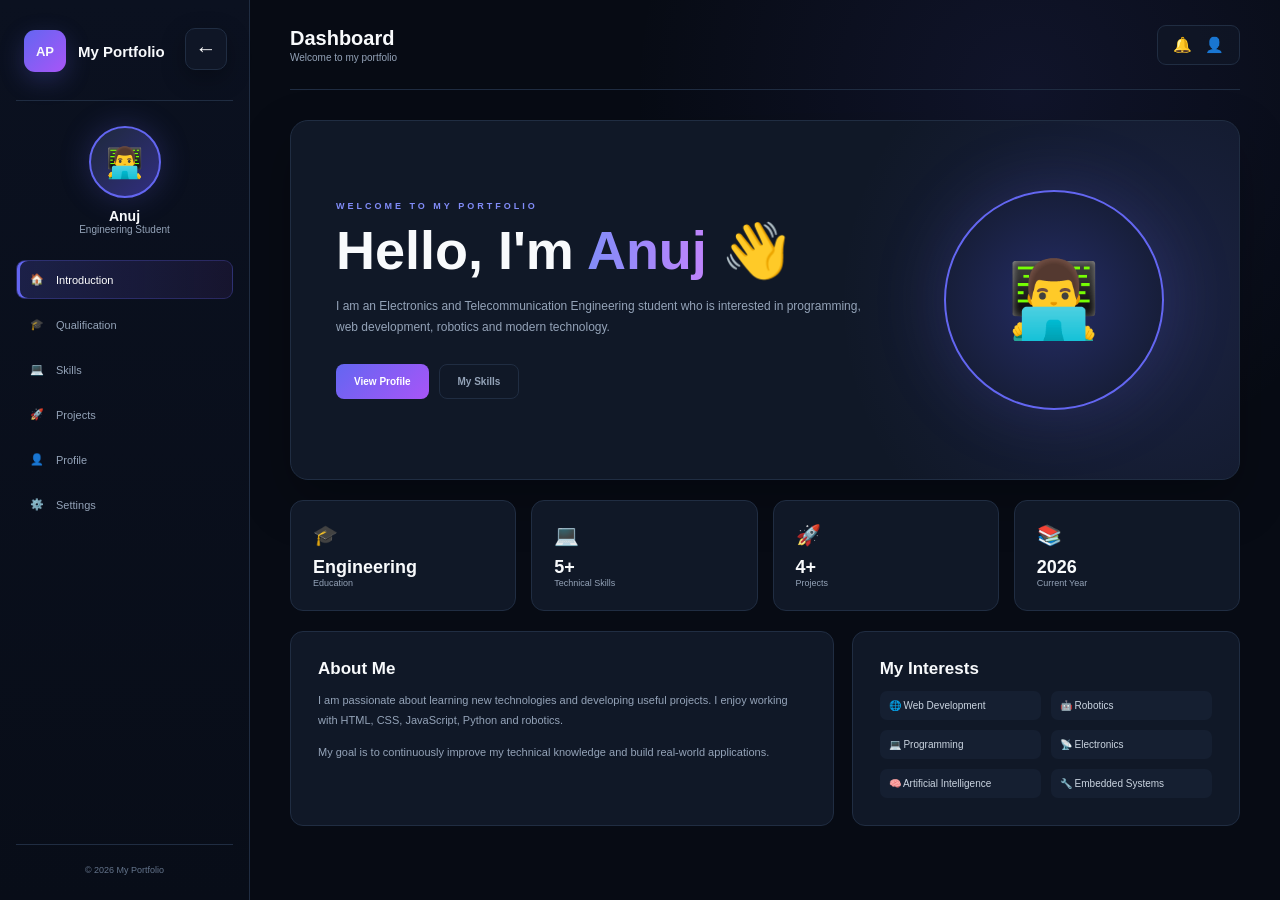
<file: menu.html>
<!doctype html>
<html lang="en">
  <head>
    <meta charset="UTF-8" />
    <meta name="viewport" content="width=device-width, initial-scale=1.0" />

    <title>Student Portfolio Dashboard</title>

    <link rel="stylesheet" href="menu.css" />
  </head>

  <body>
    <div class="dashboard">
      <!-- SIDEBAR -->
      <aside class="sidebar">
        <div class="logo">
          <span>AP</span>
          <h2>My Portfolio</h2>
        </div>

        <!-- Profile -->
        <div class="side-profile">
          <div class="profile-image">👨‍💻</div>

          <h3>Anuj</h3>
          <p>Engineering Student</p>
        </div>

        <!-- Menu -->
        <nav>
          <button class="menu-btn active" onclick="showSection('home', this)">
            🏠
            <span>Introduction</span>
          </button>

          <button class="menu-btn" onclick="showSection('qualification', this)">
            🎓
            <span>Qualification</span>
          </button>

          <button class="menu-btn" onclick="showSection('skills', this)">
            💻
            <span>Skills</span>
          </button>

          <button class="menu-btn" onclick="showSection('projects', this)">
            🚀
            <span>Projects</span>
          </button>

          <button class="menu-btn" onclick="showSection('profile', this)">
            👤
            <span>Profile</span>
          </button>

          <button class="menu-btn" onclick="showSection('settings', this)">
            ⚙️
            <span>Settings</span>
          </button>
        </nav>

        <div class="sidebar-bottom">
          <p>© 2026 My Portfolio</p>
        </div>
      </aside>

      <!-- MAIN CONTENT -->
      <main class="main-content">
        <!-- TOP BAR -->
        <header class="topbar">
          <div>
            <h2>Dashboard</h2>
            <p>Welcome to my portfolio</p>
          </div>

          <div class="top-profile">🔔 &nbsp; 👤</div>
        </header>

        <!-- INTRODUCTION -->
        <section id="home" class="section active">
          <div class="hero">
            <div class="hero-text">
              <p class="small-title">WELCOME TO MY PORTFOLIO</p>

              <h1>Hello, I'm <span>Anuj</span> 👋</h1>

              <p>
                I am an Electronics and Telecommunication Engineering student
                who is interested in programming, web development, robotics and
                modern technology.
              </p>

              <div class="buttons">
                <button onclick="showSection('profile')">View Profile</button>

                <button class="outline" onclick="showSection('skills')">
                  My Skills
                </button>
              </div>
            </div>

            <div class="hero-image">👨‍💻</div>
          </div>

          <!-- Quick Stats -->

          <div class="stats">
            <div class="stat-card">
              <div class="stat-icon">🎓</div>
              <h2>Engineering</h2>
              <p>Education</p>
            </div>

            <div class="stat-card">
              <div class="stat-icon">💻</div>
              <h2>5+</h2>
              <p>Technical Skills</p>
            </div>

            <div class="stat-card">
              <div class="stat-icon">🚀</div>
              <h2>4+</h2>
              <p>Projects</p>
            </div>

            <div class="stat-card">
              <div class="stat-icon">📚</div>
              <h2>2026</h2>
              <p>Current Year</p>
            </div>
          </div>

          <!-- About -->

          <div class="info-grid">
            <div class="info-card">
              <h2>About Me</h2>

              <p>
                I am passionate about learning new technologies and developing
                useful projects. I enjoy working with HTML, CSS, JavaScript,
                Python and robotics.
              </p>

              <p>
                My goal is to continuously improve my technical knowledge and
                build real-world applications.
              </p>
            </div>

            <div class="info-card">
              <h2>My Interests</h2>

              <ul class="interest-list">
                <li>🌐 Web Development</li>
                <li>🤖 Robotics</li>
                <li>💻 Programming</li>
                <li>📡 Electronics</li>
                <li>🧠 Artificial Intelligence</li>
                <li>🔧 Embedded Systems</li>
              </ul>
            </div>
          </div>
        </section>

        <!-- QUALIFICATION -->

        <section id="qualification" class="section">
          <div class="section-heading">
            <p>MY EDUCATION</p>

            <h1>Qualification</h1>
          </div>

          <div class="timeline">
            <div class="timeline-item">
              <div class="timeline-icon">🎓</div>

              <div class="timeline-content">
                <span>2026 - Present</span>

                <h2>Bachelor of Engineering</h2>

                <h3>Electronics & Telecommunication</h3>

                <p>
                  Currently pursuing engineering with interest in electronics,
                  programming, communication systems and technology.
                </p>
              </div>
            </div>

            <div class="timeline-item">
              <div class="timeline-icon">📖</div>

              <div class="timeline-content">
                <span>Higher Secondary Education</span>

                <h2>12th Standard</h2>

                <h3>Science Stream</h3>

                <p>
                  Studied Physics, Chemistry, Mathematics and other core
                  subjects.
                </p>
              </div>
            </div>

            <div class="timeline-item">
              <div class="timeline-icon">🏫</div>

              <div class="timeline-content">
                <span>Secondary Education</span>

                <h2>10th Standard</h2>

                <p>
                  Completed secondary school education with a strong interest in
                  science and technology.
                </p>
              </div>
            </div>
          </div>
        </section>

        <!-- SKILLS -->

        <section id="skills" class="section">
          <div class="section-heading">
            <p>WHAT I KNOW</p>

            <h1>My Skills</h1>
          </div>

          <div class="skills-container">
            <div class="skill-card">
              <div class="skill-top">
                <span>🌐 HTML</span>
                <b>90%</b>
              </div>

              <div class="progress">
                <div class="progress-bar html"></div>
              </div>

              <p>Web Page Structure</p>
            </div>

            <div class="skill-card">
              <div class="skill-top">
                <span>🎨 CSS</span>
                <b>85%</b>
              </div>

              <div class="progress">
                <div class="progress-bar css"></div>
              </div>

              <p>Web Page Design</p>
            </div>

            <div class="skill-card">
              <div class="skill-top">
                <span>⚡ JavaScript</span>
                <b>70%</b>
              </div>

              <div class="progress">
                <div class="progress-bar javascript"></div>
              </div>

              <p>Web Interactivity</p>
            </div>

            <div class="skill-card">
              <div class="skill-top">
                <span>🐍 Python</span>
                <b>75%</b>
              </div>

              <div class="progress">
                <div class="progress-bar python"></div>
              </div>

              <p>Programming & Automation</p>
            </div>

            <div class="skill-card">
              <div class="skill-top">
                <span>⚙️ C / C++</span>
                <b>65%</b>
              </div>

              <div class="progress">
                <div class="progress-bar cpp"></div>
              </div>

              <p>Programming & Embedded Systems</p>
            </div>

            <div class="skill-card">
              <div class="skill-top">
                <span>🤖 Robotics</span>
                <b>70%</b>
              </div>

              <div class="progress">
                <div class="progress-bar robotics"></div>
              </div>

              <p>Robotics & Control Systems</p>
            </div>
          </div>

          <div class="tools">
            <h2>Tools I Use</h2>

            <div class="tool-list">
              <span>VS Code</span>
              <span>Git</span>
              <span>GitHub</span>
              <span>CoppeliaSim</span>
              <span>Python</span>
              <span>Arduino</span>
            </div>
          </div>
        </section>

        <!-- PROJECTS -->

        <section id="projects" class="section">
          <div class="section-heading">
            <p>MY WORK</p>

            <h1>Projects</h1>
          </div>

          <div class="project-grid">
            <div class="project-card">
              <div class="project-icon">🌐</div>

              <h2>Portfolio Website</h2>

              <p>
                A personal portfolio website created using HTML, CSS and
                JavaScript.
              </p>

              <div class="tags">
                <span>HTML</span>
                <span>CSS</span>
                <span>JavaScript</span>
              </div>
            </div>

            <div class="project-card">
              <div class="project-icon">🤖</div>

              <h2>Line Following Robot</h2>

              <p>
                A robotics project involving sensors, motor control and
                PID-based line following.
              </p>

              <div class="tags">
                <span>Python</span>
                <span>Robotics</span>
                <span>PID</span>
              </div>
            </div>

            <div class="project-card">
              <div class="project-icon">🔐</div>

              <h2>Login System</h2>

              <p>
                A responsive login interface with form validation and password
                visibility controls.
              </p>

              <div class="tags">
                <span>HTML</span>
                <span>CSS</span>
                <span>JS</span>
              </div>
            </div>

            <div class="project-card">
              <div class="project-icon">📊</div>

              <h2>Student Dashboard</h2>

              <p>
                An interactive dashboard displaying student information, skills
                and project details.
              </p>

              <div class="tags">
                <span>Web</span>
                <span>UI</span>
                <span>JavaScript</span>
              </div>
            </div>
          </div>
        </section>

        <!-- PROFILE -->

        <section id="profile" class="section">
          <div class="section-heading">
            <p>PERSONAL INFORMATION</p>

            <h1>My Profile</h1>
          </div>

          <div class="profile-details">
            <div class="profile-big">
              <div class="big-avatar">👨‍💻</div>

              <h2>Anuj</h2>

              <p>Engineering Student</p>
            </div>

            <div class="details">
              <div class="detail">
                <span>👤 Full Name</span>
                <b>Anuj</b>
              </div>

              <div class="detail">
                <span>🎓 Education</span>
                <b>Engineering Student</b>
              </div>

              <div class="detail">
                <span>📡 Branch</span>
                <b>Electronics & Telecommunication</b>
              </div>

              <div class="detail">
                <span>💻 Field</span>
                <b>Technology & Programming</b>
              </div>

              <div class="detail">
                <span>🌐 Interest</span>
                <b>Web Development</b>
              </div>

              <div class="detail">
                <span>🚀 Goal</span>
                <b>Become a skilled engineer</b>
              </div>
            </div>
          </div>
        </section>

        <!-- SETTINGS -->

        <section id="settings" class="section">
          <div class="section-heading">
            <p>PERSONALIZE YOUR EXPERIENCE</p>

            <h1>Settings</h1>
          </div>

          <div class="settings-box">
            <div class="setting-item">
              <div>
                <h3>🌙 Dark Mode</h3>
                <p>Change the appearance of the dashboard.</p>
              </div>

              <label class="switch">
                <input type="checkbox" id="darkMode" />
                <span class="slider"></span>
              </label>
            </div>

            <div class="setting-item">
              <div>
                <h3>🔔 Notifications</h3>
                <p>Receive notifications and updates.</p>
              </div>

              <label class="switch">
                <input type="checkbox" checked />
                <span class="slider"></span>
              </label>
            </div>

            <div class="setting-item">
              <div>
                <h3>🔐 Remember Login</h3>
                <p>Keep your login information saved.</p>
              </div>

              <label class="switch">
                <input type="checkbox" />
                <span class="slider"></span>
              </label>
            </div>

            <button class="save-btn" onclick="saveSettings()">
              Save Settings
            </button>

            <p id="message"></p>
          </div>
        </section>
      </main>
    </div>

    <button id="backButton" class="back-btn">←</button>
    <script src="menu.js"></script>
  </body>
</html>
</file>
<file: style.css>
/* =====================================================
   ANUJ JAISWAL - ECE PORTFOLIO
   PROFESSIONAL HOMEPAGE STYLES
===================================================== */


/* =====================================================
   RESET
===================================================== */

* {
    margin: 0;
    padding: 0;
    box-sizing: border-box;
}


html {
    scroll-behavior: smooth;
}


body {

    font-family:
        "Segoe UI",
        Arial,
        Helvetica,
        sans-serif;

    color: #e5e7eb;

    background:
        radial-gradient(
            circle at 10% 10%,
            rgba(37, 99, 235, 0.18),
            transparent 30%
        ),

        radial-gradient(
            circle at 90% 30%,
            rgba(6, 182, 212, 0.12),
            transparent 30%
        ),

        radial-gradient(
            circle at 50% 90%,
            rgba(99, 102, 241, 0.10),
            transparent 35%
        ),

        #050914;

    min-height: 100vh;

    overflow-x: hidden;
}


body::before {

    content: "";

    position: fixed;

    inset: 0;

    pointer-events: none;

    opacity: 0.25;

    background-image:
        linear-gradient(
            rgba(255,255,255,0.025) 1px,
            transparent 1px
        ),
        linear-gradient(
            90deg,
            rgba(255,255,255,0.025) 1px,
            transparent 1px
        );

    background-size: 45px 45px;

    z-index: -1;
}


/* =====================================================
   HEADER / NAVBAR
===================================================== */

.Header {

    position: sticky;

    top: 0;

    z-index: 1000;

    background:
        rgba(5, 9, 20, 0.88);

    backdrop-filter:
        blur(18px);

    border-bottom:
        1px solid
        rgba(99, 102, 241, 0.20);

}


.navbar {

    width: min(1200px, 92%);

    margin: auto;

    min-height: 78px;

    display: flex;

    justify-content: space-between;

    align-items: center;

    gap: 30px;
}


/* =====================================================
   BRAND
===================================================== */

.brand {

    display: flex;

    align-items: center;

    gap: 13px;

}


.brand-logo {

    width: 48px;

    height: 48px;

    display: flex;

    justify-content: center;

    align-items: center;

    border-radius: 12px;

    border:
        1px solid
        rgba(96, 165, 250, 0.7);

    background:
        linear-gradient(
            135deg,
            #1e3a8a,
            #4c1d95
        );

    color: white;

    font-size: 16px;

    font-weight: 800;

    box-shadow:
        0 0 25px
        rgba(37, 99, 235, 0.35);

}


.brand h1 {

    font-size: 18px;

    color: #f8fafc;

    letter-spacing: 0.3px;

}


.brand span {

    display: block;

    margin-top: 3px;

    color: #64748b;

    font-size: 9px;

    letter-spacing: 1px;

    text-transform: uppercase;

}


/* =====================================================
   NAVIGATION
===================================================== */

.link {

    display: flex;

    align-items: center;

    gap: 7px;

    list-style: none;

}


.link a {

    position: relative;

    display: inline-block;

    padding: 10px 14px;

    color: #94a3b8;

    text-decoration: none;

    font-size: 12px;

    font-weight: 600;

    border-radius: 8px;

    transition:
        color .3s ease,
        background .3s ease,
        transform .3s ease;

}


.link a:hover {

    color: #ffffff;

    background:
        rgba(99, 102, 241, 0.12);

    transform:
        translateY(-2px);

}


.link a::after {

    content: "";

    position: absolute;

    left: 14px;

    right: 14px;

    bottom: 4px;

    height: 2px;

    border-radius: 5px;

    background:
        linear-gradient(
            90deg,
            #3b82f6,
            #8b5cf6
        );

    transform:
        scaleX(0);

    transition:
        transform .3s ease;

}


.link a:hover::after {

    transform:
        scaleX(1);

}


/* =====================================================
   LOGIN BUTTON
===================================================== */

.link .login-button {

    color: white;

    padding:
        10px 20px;

    background:
        linear-gradient(
            135deg,
            #2563eb,
            #6366f1
        );

    box-shadow:
        0 8px 25px
        rgba(37, 99, 235, 0.25);

}


.link .login-button:hover {

    background:
        linear-gradient(
            135deg,
            #3b82f6,
            #7c3aed
        );

    transform:
        translateY(-2px);

}


/* =====================================================
   MOBILE MENU
===================================================== */

.menu-toggle {

    display: none;

    border: none;

    padding: 9px 12px;

    border-radius: 8px;

    background:
        #111827;

    color: white;

    font-size: 20px;

    cursor: pointer;

}


/* =====================================================
   HERO
===================================================== */

.hero {

    position: relative;

    width: min(1200px, 92%);

    min-height: 650px;

    margin: auto;

    display: grid;

    grid-template-columns:
        1.1fr .9fr;

    align-items: center;

    gap: 60px;

    padding:
        70px 0;

}


/* =====================================================
   HERO LEFT
===================================================== */

.hero-content {

    position: relative;

    z-index: 2;

}


.welcome {

    display: inline-flex;

    padding:
        8px 13px;

    margin-bottom: 20px;

    border:
        1px solid
        rgba(34, 211, 238, 0.3);

    border-radius: 50px;

    background:
        rgba(6, 182, 212, 0.08);

    color: #67e8f9;

    font-size: 9px;

    font-weight: 700;

    letter-spacing: 2px;

}


.hero h2 {

    color: #f8fafc;

    font-size:
        clamp(38px, 5vw, 65px);

    line-height: 1.08;

    letter-spacing: -2px;

}


.hero h2 span {

    display: block;

    background:
        linear-gradient(
            90deg,
            #60a5fa,
            #22d3ee,
            #a78bfa
        );

    -webkit-background-clip: text;

    background-clip: text;

    color: transparent;

}


.hero h3 {

    margin-top: 18px;

    color: #cbd5e1;

    font-size: 17px;

    font-weight: 500;

}


.hero-content > p {

    max-width: 650px;

    margin-top: 20px;

    color: #64748b;

    font-size: 13px;

    line-height: 1.9;

}


/* =====================================================
   HERO BUTTONS
===================================================== */

.hero-buttons {

    display: flex;

    gap: 12px;

    margin-top: 30px;

}


.primary-btn,
.secondary-btn {

    display: inline-flex;

    align-items: center;

    justify-content: center;

    gap: 10px;

    padding:
        13px 20px;

    border-radius: 9px;

    text-decoration: none;

    font-size: 11px;

    font-weight: 700;

    transition:
        .3s ease;

}


.primary-btn {

    color: white;

    background:
        linear-gradient(
            135deg,
            #2563eb,
            #6366f1
        );

    box-shadow:
        0 10px 30px
        rgba(37,99,235,.25);

}


.primary-btn:hover {

    transform:
        translateY(-3px);

    box-shadow:
        0 15px 35px
        rgba(37,99,235,.4);

}


.primary-btn span {

    font-size: 17px;

}


.secondary-btn {

    color: #cbd5e1;

    border:
        1px solid #334155;

    background:
        rgba(15,23,42,.55);

}


.secondary-btn:hover {

    color: white;

    border-color:
        #6366f1;

    background:
        rgba(99,102,241,.10);

    transform:
        translateY(-3px);

}


/* =====================================================
   QUICK INFORMATION
===================================================== */

.quick-info {

    display: flex;

    gap: 45px;

    margin-top: 45px;

    padding-top: 25px;

    border-top:
        1px solid
        #1e293b;

}


.quick-info div {

    display: flex;

    flex-direction: column;

    gap: 5px;

}


.quick-info strong {

    color: #f8fafc;

    font-size: 16px;

}


.quick-info span {

    color: #64748b;

    font-size: 9px;

    text-transform: uppercase;

    letter-spacing: 1px;

}


/* =====================================================
   HERO IMAGE AREA
===================================================== */

.hero-image-area {

    position: relative;

    height: 500px;

    display: flex;

    justify-content: center;

    align-items: center;

}


/* =====================================================
   CIRCLE BACKGROUND
===================================================== */

.circle-bg {

    position: absolute;

    width: 390px;

    height: 390px;

    border-radius: 50%;

    border:
        1px solid
        rgba(59,130,246,.25);

    background:
        radial-gradient(
            circle,
            rgba(37,99,235,.18),
            rgba(15,23,42,.05) 70%
        );

    box-shadow:
        0 0 80px
        rgba(37,99,235,.12);

    animation:
        floatCircle 5s ease-in-out infinite;

}


@keyframes floatCircle {

    0%,
    100% {
        transform: translateY(0);
    }

    50% {
        transform: translateY(-12px);
    }

}


/* =====================================================
   IMAGE CIRCLE
===================================================== */

.image-circle {

    position: relative;

    z-index: 2;

    width: 310px;

    height: 310px;

    padding: 8px;

    overflow: hidden;

    border-radius: 50%;

    background:
        linear-gradient(
            135deg,
            #2563eb,
            #22d3ee,
            #8b5cf6
        );

    box-shadow:
        0 0 50px
        rgba(37,99,235,.35);

}


.image-circle::before {

    content: "";

    position: absolute;

    inset: 8px;

    border-radius: 50%;

    border:
        2px solid
        rgba(255,255,255,.15);

    z-index: 3;

    pointer-events: none;

}


.image-circle img {

    width: 100%;

    height: 100%;

    display: block;

    object-fit: cover;

    border-radius: 50%;

}


/* =====================================================
   FLOATING CARDS
===================================================== */

.floating-card {

    position: absolute;

    z-index: 5;

    display: flex;

    align-items: center;

    gap: 10px;

    min-width: 165px;

    padding:
        13px 15px;

    border:
        1px solid
        rgba(99,102,241,.3);

    border-radius: 12px;

    background:
        rgba(9,15,30,.9);

    backdrop-filter:
        blur(15px);

    box-shadow:
        0 15px 40px
        rgba(0,0,0,.35);

}


.floating-icon {

    width: 35px;

    height: 35px;

    display: flex;

    justify-content: center;

    align-items: center;

    border-radius: 9px;

    background:
        rgba(37,99,235,.15);

    font-size: 17px;

}


.floating-card strong {

    display: block;

    color: #e2e8f0;

    font-size: 10px;

}


.floating-card small {

    display: block;

    margin-top: 3px;

    color: #64748b;

    font-size: 8px;

}


.card-one {

    top: 90px;

    left: 5px;

    animation:
        floatingOne 4s ease-in-out infinite;

}


.card-two {

    bottom: 90px;

    right: 0;

    animation:
        floatingTwo 4.5s ease-in-out infinite;

}


@keyframes floatingOne {

    0%,
    100% {
        transform: translateY(0);
    }

    50% {
        transform: translateY(-10px);
    }

}


@keyframes floatingTwo {

    0%,
    100% {
        transform: translateY(0);
    }

    50% {
        transform: translateY(10px);
    }

}


/* =====================================================
   PURPOSE SECTION
===================================================== */

.purpose-section {

    width: min(1200px, 92%);

    margin:
        40px auto 100px;

}


.section-title {

    max-width: 700px;

    margin:
        0 auto 45px;

    text-align: center;

}


.section-title > span {

    color: #22d3ee;

    font-size: 9px;

    font-weight: 700;

    letter-spacing: 2px;

}


.section-title h2 {

    margin-top: 10px;

    color: #f8fafc;

    font-size: 32px;

}


.section-title p {

    margin-top: 12px;

    color: #64748b;

    font-size: 12px;

    line-height: 1.8;

}


/* =====================================================
   PURPOSE GRID
===================================================== */

.purpose-grid {

    display: grid;

    grid-template-columns:
        repeat(3, 1fr);

    gap: 18px;

}


.purpose-card {

    position: relative;

    padding: 30px;

    border:
        1px solid
        #1e293b;

    border-radius: 16px;

    background:
        linear-gradient(
            145deg,
            rgba(15,23,42,.85),
            rgba(8,15,29,.85)
        );

    overflow: hidden;

    transition:
        .35s ease;

}


.purpose-card::before {

    content: "";

    position: absolute;

    top: 0;
    left: 0;

    width: 100%;

    height: 2px;

    background:
        linear-gradient(
            90deg,
            #2563eb,
            #22d3ee,
            #8b5cf6
        );

    transform:
        scaleX(0);

    transform-origin: left;

    transition:
        .35s ease;

}


.purpose-card:hover {

    transform:
        translateY(-8px);

    border-color:
        rgba(99,102,241,.45);

    box-shadow:
        0 20px 45px
        rgba(0,0,0,.25);

}


.purpose-card:hover::before {

    transform:
        scaleX(1);

}


.purpose-icon {

    width: 48px;

    height: 48px;

    display: flex;

    justify-content: center;

    align-items: center;

    margin-bottom: 18px;

    border-radius: 12px;

    background:
        rgba(37,99,235,.12);

    font-size: 22px;

}


.purpose-card h3 {

    color: #f8fafc;

    font-size: 15px;

}


.purpose-card p {

    margin-top: 10px;

    color: #64748b;

    font-size: 11px;

    line-height: 1.8;

}


/* =====================================================
   ECE SECTION
===================================================== */

.ece-section {

    position: relative;

    width: min(1200px, 92%);

    margin:
        0 auto 100px;

    padding:
        65px;

    display: grid;

    grid-template-columns:
        1.3fr .7fr;

    align-items: center;

    gap: 50px;

    overflow: hidden;

    border:
        1px solid
        rgba(99,102,241,.25);

    border-radius: 22px;

    background:
        linear-gradient(
            135deg,
            rgba(15,23,42,.9),
            rgba(8,15,29,.85)
        );

}


.ece-section::before {

    content: "";

    position: absolute;

    width: 350px;
    height: 350px;

    right: -150px;
    top: -150px;

    border-radius: 50%;

    border:
        1px solid
        rgba(34,211,238,.15);

}


.ece-content > span {

    color: #22d3ee;

    font-size: 9px;

    font-weight: 700;

    letter-spacing: 2px;

}


.ece-content h2 {

    max-width: 600px;

    margin-top: 12px;

    color: #f8fafc;

    font-size: 32px;

    line-height: 1.2;

}


.ece-content p {

    max-width: 650px;

    margin-top: 18px;

    color: #64748b;

    font-size: 12px;

    line-height: 1.9;

}


/* =====================================================
   TECHNOLOGY LIST
===================================================== */

.technology-list {

    display: flex;

    flex-wrap: wrap;

    gap: 9px;

    margin-top: 25px;

}


.technology-list span {

    padding:
        8px 11px;

    border:
        1px solid
        #263449;

    border-radius: 7px;

    background:
        rgba(15,23,42,.6);

    color: #94a3b8;

    font-size: 9px;

    transition:
        .3s;

}


.technology-list span:hover {

    color: #67e8f9;

    border-color:
        #0891b2;

    transform:
        translateY(-2px);

}


/* =====================================================
   ECE CIRCUIT BOX
===================================================== */

.ece-box {

    position: relative;

    min-height: 270px;

    display: flex;

    justify-content: center;

    align-items: center;

}


.circuit-circle {

    width: 160px;

    height: 160px;

    display: flex;

    justify-content: center;

    align-items: center;

    border-radius: 50%;

    border:
        2px solid
        #22d3ee;

    color: #67e8f9;

    font-size: 28px;

    font-weight: 800;

    box-shadow:
        0 0 40px
        rgba(34,211,238,.2);

    animation:
        circuitPulse 3s infinite;

}


@keyframes circuitPulse {

    0%,
    100% {

        box-shadow:
            0 0 30px
            rgba(34,211,238,.15);

    }

    50% {

        box-shadow:
            0 0 60px
            rgba(34,211,238,.35);

    }

}


/* =====================================================
   CIRCUIT LINES
===================================================== */

.circuit-line {

    position: absolute;

    height: 1px;

    background:
        #22d3ee;

    opacity: .6;

}


.line-one {

    width: 100px;

    top: 65px;

    right: 0;

}


.line-two {

    width: 80px;

    bottom: 65px;

    left: 0;

}


.line-three {

    width: 60px;

    top: 50%;

    right: -5px;

    transform:
        rotate(90deg);

}


/* =====================================================
   CTA
===================================================== */

.cta {

    width: min(900px, 90%);

    margin:
        0 auto 100px;

    padding:
        60px 30px;

    text-align: center;

    border:
        1px solid
        rgba(99,102,241,.25);

    border-radius: 20px;

    background:
        radial-gradient(
            circle at center,
            rgba(37,99,235,.12),
            transparent 65%
        );

}


.cta > span {

    color: #22d3ee;

    font-size: 9px;

    font-weight: 700;

    letter-spacing: 2px;

}


.cta h2 {

    margin-top: 10px;

    color: #f8fafc;

    font-size: 32px;

}


.cta p {

    max-width: 550px;

    margin:
        12px auto 25px;

    color: #64748b;

    font-size: 11px;

    line-height: 1.8;

}


.cta-buttons {

    display: flex;

    justify-content: center;

    gap: 12px;

}


/* =====================================================
   FOOTER
===================================================== */

footer {

    border-top:
        1px solid
        #1e293b;

    background:
        rgba(3,7,18,.8);

}


.footer-content {

    width: min(1200px, 92%);

    margin: auto;

    min-height: 120px;

    display: flex;

    align-items: center;

    justify-content: space-between;

    gap: 25px;

}


.footer-content strong {

    color: #f8fafc;

    font-size: 14px;

}


.footer-content p {

    margin-top: 5px;

    color: #475569;

    font-size: 9px;

}


.footer-links {

    display: flex;

    gap: 20px;

}


.footer-links a {

    color: #64748b;

    text-decoration: none;

    font-size: 10px;

    transition:
        .3s;

}


.footer-links a:hover {

    color: #60a5fa;

}


.copyright {

    margin-top: 0 !important;

}


/* =====================================================
   SCROLLBAR
===================================================== */

::-webkit-scrollbar {

    width: 8px;

}


::-webkit-scrollbar-track {

    background:
        #050914;

}


::-webkit-scrollbar-thumb {

    border-radius: 10px;

    background:
        linear-gradient(
            #2563eb,
            #7c3aed
        );

}


/* =====================================================
   RESPONSIVE - TABLET
===================================================== */

@media (max-width: 900px) {

    .navbar {

        min-height: 70px;

    }


    .link {

        gap: 0;

    }


    .link a {

        padding:
            9px 8px;

        font-size: 10px;

    }


    .hero {

        grid-template-columns:
            1fr;

        text-align: center;

        padding-top: 50px;

    }


    .hero-content > p {

        margin-left: auto;

        margin-right: auto;

    }


    .hero-buttons {

        justify-content: center;

    }


    .quick-info {

        justify-content: center;

    }


    .hero-image-area {

        height: 430px;

    }


    .purpose-grid {

        grid-template-columns:
            1fr;

    }


    .ece-section {

        grid-template-columns:
            1fr;

    }


    .ece-content {

        text-align: center;

    }


    .technology-list {

        justify-content: center;

    }


    .footer-content {

        flex-wrap: wrap;

        justify-content: center;

        padding:
            30px 0;

        text-align: center;

    }

}


/* =====================================================
   RESPONSIVE - MOBILE
===================================================== */

@media (max-width: 650px) {

    .navbar {

        width: 90%;

    }


    .brand span {

        display: none;

    }


    .brand h1 {

        font-size: 14px;

    }


    .brand-logo {

        width: 40px;

        height: 40px;

    }


    .link {

        position: absolute;

        top: 70px;

        left: 5%;

        right: 5%;

        display: none;

        flex-direction: column;

        padding: 15px;

        border:
            1px solid
            #1e293b;

        border-radius: 12px;

        background:
            rgba(5,9,20,.98);

    }


    .link.show {

        display: flex;

    }


    .link li {

        width: 100%;

    }


    .link a {

        display: block;

        width: 100%;

        text-align: center;

        padding: 13px;

    }


    .menu-toggle {

        display: block;

    }


    .hero {

        width: 90%;

        min-height: auto;

        padding:
            55px 0;

    }


    .hero h2 {

        font-size: 40px;

    }


    .hero h3 {

        font-size: 14px;

    }


    .hero-buttons {

        flex-direction: column;

    }


    .primary-btn,
    .secondary-btn {

        width: 100%;

    }


    .quick-info {

        gap: 18px;

    }


    .quick-info strong {

        font-size: 13px;

    }


    .hero-image-area {

        height: 360px;

    }


    .circle-bg {

        width: 280px;

        height: 280px;

    }


    .image-circle {

        width: 220px;

        height: 220px;

    }


    .floating-card {

        min-width: 135px;

        padding: 9px;

    }


    .card-one {

        left: 0;

        top: 40px;

    }


    .card-two {

        right: 0;

        bottom: 40px;

    }


    .purpose-section,
    .ece-section {

        margin-bottom: 65px;

    }


    .ece-section {

        width: 90%;

        padding: 35px 22px;

    }


    .ece-content h2 {

        font-size: 25px;

    }


    .cta {

        margin-bottom: 65px;

    }


    .cta h2 {

        font-size: 26px;

    }


    .cta-buttons {

        flex-direction: column;

    }


    .footer-links {

        order: 3;

        width: 100%;

        justify-content: center;

    }

}


/* =====================================================
   REDUCED MOTION
===================================================== */

@media (prefers-reduced-motion: reduce) {

    * {

        scroll-behavior: auto !important;

        animation-duration: 0.01ms !important;

        animation-iteration-count: 1 !important;

        transition-duration: 0.01ms !important;

    }

}
</file>
<file: about.css>
/* =========================================
   RESET
========================================= */

* {
    margin: 0;
    padding: 0;
    box-sizing: border-box;
}


html {
    scroll-behavior: smooth;
}


body {

    font-family:
        "Segoe UI",
        Arial,
        sans-serif;

    background: #070b14;

    color: #f8fafc;

    line-height: 1.6;
}


/* =========================================
   VARIABLES
========================================= */

:root {

    --bg: #070b14;
    --surface: #0d1422;
    --surface2: #111b2d;
    --border: #1e2a3d;

    --primary: #6366f1;
    --primary-light: #818cf8;
    --purple: #a855f7;

    --text: #f8fafc;
    --muted: #94a3b8;

}


/* =========================================
   BACK BUTTON
========================================= */

.back-button {

    position: fixed;

    top: 18px;
    left: 18px;

    z-index: 2000;

    display: flex;

    align-items: center;

    gap: 7px;

    padding: 9px 14px;

    border: 1px solid var(--border);

    border-radius: 8px;

    background:
        rgba(13, 20, 34, 0.9);

    backdrop-filter: blur(10px);

    color: #cbd5e1;

    font-size: 11px;

    cursor: pointer;

    transition: 0.25s;
}


.back-button span:first-child {

    font-size: 18px;

    line-height: 1;
}


.back-button:hover {

    color: white;

    border-color: var(--primary);

    background: var(--primary);

    transform: translateX(-3px);

}


/* =========================================
   HEADER
========================================= */

.header {

    position: sticky;

    top: 0;

    z-index: 1000;

    background:
        rgba(7, 11, 20, 0.9);

    backdrop-filter: blur(15px);

    border-bottom:
        1px solid var(--border);
}


.navbar {

    width: min(1200px, 90%);

    height: 76px;

    margin: auto;

    display: flex;

    align-items: center;

    justify-content: space-between;
}


.brand {

    display: flex;

    align-items: center;

    gap: 12px;

    margin-left: 80px;
}


.brand-logo {

    width: 43px;

    height: 43px;

    border-radius: 11px;

    display: flex;

    align-items: center;

    justify-content: center;

    font-size: 13px;

    font-weight: 800;

    background:
        linear-gradient(
            135deg,
            var(--primary),
            var(--purple)
        );

    box-shadow:
        0 8px 25px
        rgba(99, 102, 241, .25);
}


.brand h1 {

    font-size: 16px;

    line-height: 1.1;
}


.brand small {

    color: var(--muted);

    font-size: 8px;

    letter-spacing: 1px;
}


.nav-links {

    list-style: none;

    display: flex;

    align-items: center;

    gap: 27px;
}


.nav-links a {

    color: var(--muted);

    text-decoration: none;

    font-size: 12px;

    transition: .2s;
}


.nav-links a:hover,
.nav-links a.active {

    color: var(--primary-light);
}


.login-link {

    padding: 8px 16px;

    border-radius: 7px;

    color: white !important;

    background:
        linear-gradient(
            135deg,
            var(--primary),
            var(--purple)
        );
}


.menu-toggle {

    display: none;

    border: none;

    background: none;

    color: white;

    font-size: 24px;

    cursor: pointer;
}


/* =========================================
   HERO
========================================= */

.about-hero {

    width: min(1200px, 90%);

    min-height: 650px;

    margin: auto;

    display: grid;

    grid-template-columns: 1fr .8fr;

    align-items: center;

    gap: 70px;
}


.section-label {

    color: var(--primary-light);

    font-size: 10px;

    letter-spacing: 3px;

    font-weight: 700;
}


.hero-text h2 {

    margin-top: 13px;

    font-size:
        clamp(40px, 5vw, 62px);

    line-height: 1.08;

    letter-spacing: -2px;
}


.hero-text h2 span {

    display: block;

    background:
        linear-gradient(
            90deg,
            #818cf8,
            #c084fc
        );

    color: transparent;

    background-clip: text;

    -webkit-background-clip: text;
}


.hero-text p {

    max-width: 650px;

    margin-top: 20px;

    color: var(--muted);

    font-size: 13px;

    line-height: 1.8;
}


.hero-buttons {

    display: flex;

    gap: 12px;

    margin-top: 28px;
}


.primary-btn,
.secondary-btn {

    display: inline-flex;

    align-items: center;

    justify-content: center;

    gap: 9px;

    padding: 11px 18px;

    border-radius: 8px;

    text-decoration: none;

    font-size: 11px;

    font-weight: 700;

    transition: .25s;
}


.primary-btn {

    color: white;

    background:
        linear-gradient(
            135deg,
            var(--primary),
            var(--purple)
        );
}


.primary-btn:hover {

    transform: translateY(-3px);

    box-shadow:
        0 12px 30px
        rgba(99, 102, 241, .25);
}


.secondary-btn {

    color: #cbd5e1;

    border:
        1px solid var(--border);

    background: var(--surface);
}


.secondary-btn:hover {

    color: white;

    border-color: var(--primary);

    transform: translateY(-3px);
}


/* =========================================
   ECE VISUAL
========================================= */

.about-visual {

    position: relative;

    height: 450px;

    display: flex;

    justify-content: center;

    align-items: center;
}


.visual-glow {

    position: absolute;

    width: 360px;

    height: 360px;

    border-radius: 50%;

    background:
        radial-gradient(
            circle,
            rgba(99, 102, 241, .2),
            transparent 65%
        );
}


.ece-circle {

    position: relative;

    width: 300px;

    height: 300px;

    border-radius: 50%;

    border:
        2px solid
        rgba(129, 140, 248, .8);

    background:
        radial-gradient(
            circle,
            #111b35,
            #090e1a
        );

    box-shadow:
        0 0 70px
        rgba(99, 102, 241, .25);
}


.chip {

    position: absolute;

    width: 120px;

    height: 120px;

    left: 90px;

    top: 90px;

    display: flex;

    align-items: center;

    justify-content: center;

    background:
        linear-gradient(
            135deg,
            #272e65,
            #11172e
        );

    border:
        2px solid var(--primary);

    border-radius: 15px;

    box-shadow:
        0 0 30px
        rgba(99, 102, 241, .3);
}


.chip span {

    font-size: 30px;

    font-weight: 900;

    color: var(--primary-light);
}


.circuit {

    position: absolute;

    height: 2px;

    background: var(--primary-light);

    opacity: .7;
}


.circuit::after {

    content: "";

    position: absolute;

    width: 8px;

    height: 8px;

    border-radius: 50%;

    background: var(--primary-light);

    top: -3px;

    box-shadow:
        0 0 10px var(--primary);
}


.circuit-1 {

    width: 70px;

    left: 10px;

    top: 105px;
}


.circuit-2 {

    width: 60px;

    right: 10px;

    top: 170px;
}


.circuit-3 {

    width: 70px;

    left: 40px;

    bottom: 70px;
}


.circuit-4 {

    width: 60px;

    right: 40px;

    bottom: 100px;
}


.floating-tech {

    position: absolute;

    padding: 9px 13px;

    border-radius: 8px;

    background:
        rgba(13, 20, 34, .95);

    border:
        1px solid var(--border);

    color: #cbd5e1;

    font-size: 9px;

    box-shadow:
        0 12px 30px
        rgba(0, 0, 0, .3);
}


.tech-1 {

    top: 65px;

    left: 0;
}


.tech-2 {

    right: 0;

    top: 180px;
}


.tech-3 {

    bottom: 65px;

    left: 35px;
}


/* =========================================
   SECTION HEADING
========================================= */

.section-heading {

    text-align: center;

    max-width: 650px;

    margin: auto;
}


.section-heading span {

    color: var(--primary-light);

    font-size: 9px;

    letter-spacing: 3px;

    font-weight: 700;
}


.section-heading h2 {

    margin: 6px 0;

    font-size: 34px;
}


.section-heading p {

    color: var(--muted);

    font-size: 12px;
}


/* =========================================
   INTRO
========================================= */

.intro-section {

    padding: 85px 5%;

    background: #0a101d;

    border-top:
        1px solid var(--border);

    border-bottom:
        1px solid var(--border);
}


.intro-grid {

    width: min(1100px, 90%);

    margin: 40px auto 0;

    display: grid;

    grid-template-columns:
        repeat(3, 1fr);

    gap: 18px;
}


.intro-card {

    padding: 28px;

    border:
        1px solid var(--border);

    border-radius: 14px;

    background: var(--surface);

    transition: .3s;
}


.intro-card:hover {

    transform: translateY(-6px);

    border-color:
        rgba(99, 102, 241, .6);
}


.card-icon {

    width: 45px;

    height: 45px;

    display: flex;

    align-items: center;

    justify-content: center;

    background: #1e1b4b;

    border-radius: 10px;

    font-size: 20px;

    margin-bottom: 17px;
}


.intro-card h3 {

    font-size: 16px;

    margin-bottom: 8px;
}


.intro-card p {

    color: var(--muted);

    font-size: 11px;

    line-height: 1.8;
}


/* =========================================
   EDUCATION
========================================= */

.education-section {

    width: min(1000px, 90%);

    margin: 90px auto;
}


.timeline {

    position: relative;

    margin-top: 45px;

    padding-left: 40px;
}


.timeline::before {

    content: "";

    position: absolute;

    left: 10px;

    top: 0;

    bottom: 0;

    width: 2px;

    background:
        linear-gradient(
            var(--primary),
            var(--purple)
        );
}


.timeline-item {

    position: relative;

    margin-bottom: 30px;
}


.timeline-dot {

    position: absolute;

    left: -40px;

    width: 22px;

    height: 22px;

    display: flex;

    align-items: center;

    justify-content: center;

    border-radius: 50%;

    background: var(--primary);

    color: white;

    font-size: 7px;

    font-weight: bold;

    box-shadow:
        0 0 15px
        rgba(99, 102, 241, .5);
}


.timeline-content {

    padding: 25px;

    border:
        1px solid var(--border);

    border-radius: 13px;

    background: var(--surface);
}


.timeline-content > span {

    color: var(--primary-light);

    font-size: 8px;

    letter-spacing: 2px;

    font-weight: 700;
}


.timeline-content h3 {

    font-size: 16px;

    margin: 5px 0;
}


.timeline-content p {

    color: var(--muted);

    font-size: 11px;
}


.tags {

    display: flex;

    flex-wrap: wrap;

    gap: 7px;

    margin-top: 13px;
}


.tags span {

    padding: 5px 9px;

    border-radius: 5px;

    background: var(--surface2);

    border:
        1px solid var(--border);

    color: #cbd5e1;

    font-size: 8px;
}


/* =========================================
   SKILLS
========================================= */

.skills-section {

    padding: 85px 5%;

    background: #0a101d;

    border-top:
        1px solid var(--border);

    border-bottom:
        1px solid var(--border);
}


.skills-grid {

    width: min(1000px, 90%);

    margin: 40px auto 0;

    display: grid;

    grid-template-columns:
        repeat(2, 1fr);

    gap: 18px;
}


.skill-card {

    padding: 24px;

    border:
        1px solid var(--border);

    border-radius: 13px;

    background: var(--surface);
}


.skill-top {

    display: flex;

    justify-content: space-between;

    align-items: center;

    color: var(--primary-light);

    font-size: 10px;
}


.skill-icon {

    font-size: 21px;
}


.skill-card h3 {

    font-size: 15px;

    margin: 12px 0 5px;
}


.skill-card p {

    color: var(--muted);

    font-size: 10px;
}


.progress {

    height: 5px;

    margin-top: 17px;

    border-radius: 10px;

    background: #1e293b;

    overflow: hidden;
}


.progress-bar {

    height: 100%;

    width: 0;

    border-radius: 10px;

    background:
        linear-gradient(
            90deg,
            var(--primary),
            var(--purple)
        );

    transition:
        width 1.2s ease;
}


/* =========================================
   GOALS
========================================= */

.goals-section {

    width: min(1100px, 90%);

    margin: 90px auto;

    padding: 55px;

    display: grid;

    grid-template-columns: 1fr .5fr;

    gap: 60px;

    align-items: center;

    border:
        1px solid var(--border);

    border-radius: 20px;

    background:
        linear-gradient(
            135deg,
            #0d1422,
            #090f1a
        );
}


.goals-content > span {

    color: var(--primary-light);

    font-size: 9px;

    letter-spacing: 3px;

    font-weight: 700;
}


.goals-content h2 {

    font-size: 35px;

    line-height: 1.2;

    margin: 8px 0 15px;
}


.goals-content > p {

    color: var(--muted);

    font-size: 12px;

    line-height: 1.8;
}


.goal-list {

    display: grid;

    gap: 10px;

    margin-top: 22px;
}


.goal-list div {

    color: #cbd5e1;

    font-size: 11px;
}


.goal-list span {

    color: #4ade80;

    margin-right: 8px;

    font-weight: bold;
}


.goal-box {

    height: 250px;

    display: flex;

    flex-direction: column;

    align-items: center;

    justify-content: center;

    text-align: center;

    border:
        1px solid
        rgba(99, 102, 241, .5);

    border-radius: 20px;

    background:
        radial-gradient(
            circle,
            rgba(99, 102, 241, .18),
            transparent
        );
}


.goal-number {

    font-size: 48px;

    font-weight: 900;

    color: var(--primary-light);
}


.goal-box p {

    color: var(--muted);

    font-size: 10px;
}


/* =========================================
   STATS
========================================= */

.stats-section {

    width: min(1000px, 90%);

    margin: 0 auto 90px;

    display: grid;

    grid-template-columns:
        repeat(4, 1fr);

    border:
        1px solid var(--border);

    border-radius: 14px;

    overflow: hidden;

    background: var(--surface);
}


.stat {

    padding: 25px;

    text-align: center;

    border-right:
        1px solid var(--border);
}


.stat:last-child {

    border-right: none;
}


.stat strong {

    display: block;

    color: var(--primary-light);

    font-size: 30px;
}


.stat span {

    color: var(--muted);

    font-size: 9px;
}


/* =========================================
   CTA
========================================= */

.about-cta {

    padding: 80px 20px;

    text-align: center;

    background:
        radial-gradient(
            circle,
            rgba(99, 102, 241, .1),
            transparent 60%
        );
}


.about-cta > span {

    color: var(--primary-light);

    font-size: 9px;

    letter-spacing: 3px;

    font-weight: 700;
}


.about-cta h2 {

    font-size: 38px;

    margin: 7px 0;
}


.about-cta p {

    color: var(--muted);

    font-size: 12px;
}


.cta-buttons {

    display: flex;

    justify-content: center;

    gap: 12px;

    margin-top: 25px;
}


/* =========================================
   FOOTER
========================================= */

footer {

    border-top:
        1px solid var(--border);

    padding: 28px 0;
}


.footer-content {

    width: min(1100px, 90%);

    margin: auto;

    display: flex;

    align-items: center;

    justify-content: space-between;
}


.footer-content strong {

    font-size: 12px;
}


.footer-content p {

    color: var(--muted);

    font-size: 9px;
}


.footer-links {

    display: flex;

    gap: 18px;
}


.footer-links a {

    color: var(--muted);

    text-decoration: none;

    font-size: 9px;
}


.footer-links a:hover {

    color: white;
}


/* =========================================
   RESPONSIVE
========================================= */

@media (max-width: 850px) {

    .brand {

        margin-left: 65px;
    }


    .nav-links {

        display: none;

        position: absolute;

        top: 76px;

        left: 0;

        width: 100%;

        padding: 25px;

        flex-direction: column;

        background: #0b1120;

        border-bottom:
            1px solid var(--border);
    }


    .nav-links.show {

        display: flex;
    }


    .menu-toggle {

        display: block;
    }


    .about-hero {

        grid-template-columns: 1fr;

        text-align: center;

        padding: 70px 0;
    }


    .hero-text p {

        margin-left: auto;

        margin-right: auto;
    }


    .hero-buttons {

        justify-content: center;
    }


    .about-visual {

        height: 380px;
    }


    .intro-grid {

        grid-template-columns: 1fr;
    }


    .goals-section {

        grid-template-columns: 1fr;

        padding: 35px;

        text-align: center;
    }


    .goal-list {

        text-align: left;

        width: max-content;

        max-width: 100%;

        margin-left: auto;

        margin-right: auto;
    }


    .skills-grid {

        grid-template-columns: 1fr;
    }


    .stats-section {

        grid-template-columns:
            repeat(2, 1fr);
    }


    .stat:nth-child(2) {

        border-right: none;
    }


    .stat:nth-child(-n+2) {

        border-bottom:
            1px solid var(--border);
    }


    .footer-content {

        flex-direction: column;

        gap: 15px;

        text-align: center;
    }

}


@media (max-width: 500px) {

    .back-button {

        top: 12px;

        left: 10px;

        padding: 7px 10px;
    }


    .brand {

        margin-left: 55px;
    }


    .brand h1 {

        font-size: 13px;
    }


    .brand small {

        display: none;
    }


    .hero-text h2 {

        font-size: 40px;
    }


    .hero-buttons {

        flex-direction: column;
    }


    .ece-circle {

        width: 250px;

        height: 250px;
    }


    .chip {

        width: 100px;

        height: 100px;

        left: 73px;

        top: 73px;
    }


    .chip span {

        font-size: 24px;
    }


    .floating-tech {

        font-size: 8px;
    }


    .tech-1 {

        left: -5px;
    }


    .tech-2 {

        right: -5px;
    }


    .tech-3 {

        left: 5px;
    }


    .goals-content h2 {

        font-size: 28px;
    }


    .about-cta h2 {

        font-size: 30px;
    }

}
</file>
<file: calsi.css>
/* ==========================================================================
   Casio fx-991CW ClassWiz - ECE (Electronics & Communication Eng.) Edition
   High-Tech PCB Lab Aesthetics, Oscilloscope Display, & Hardware Back Controls
   ========================================================================== */

:root {
  --pcb-bg: #0b111a;
  --pcb-surface: #111a28;
  --pcb-surface-end: #090e17;
  --copper-trace: #d97706;
  --copper-glow: rgba(245, 158, 11, 0.4);
  --cyan-led: #06b6d4;
  --cyan-glow: rgba(6, 182, 212, 0.5);
  --emerald-led: #10b981;
  --gold-pad: #eab308;
  
  /* LCD Oscilloscope Cyan / Phosphor default */
  --lcd-bg-start: #04252b;
  --lcd-bg-end: #02161a;
  --lcd-pixel: #38bdf8;
  --lcd-pixel-glow: rgba(56, 189, 248, 0.6);
  
  --key-fn-bg: #141f2e;
  --key-fn-hover: #1c2a3e;
  --key-num-bg: #e2e8f0;
  --key-num-hover: #ffffff;
  --key-num-color: #0f172a;
  --key-action-bg: #1e293b;
  --key-action-hover: #334155;
  --shift-amber: #f59e0b;
  --alpha-coral: #fb7185;
  --exe-cyan: #0284c7;
  --exe-cyan-hover: #0369a1;
  --back-gold: #b45309;
  --back-gold-hover: #d97706;
  --ac-red: #be123c;
  --ac-red-hover: #e11d48;
  --del-red: #dc2626;
  --del-red-hover: #ef4444;
}

/* Phosphor Green Theme Override */
body[data-lcd-theme="phosphor"] {
  --lcd-bg-start: #062414;
  --lcd-bg-end: #02140a;
  --lcd-pixel: #4ade80;
  --lcd-pixel-glow: rgba(74, 222, 128, 0.6);
}

/* Classic Casio Grey LCD Override */
body[data-lcd-theme="classic"] {
  --lcd-bg-start: #9dae95;
  --lcd-bg-end: #aabda2;
  --lcd-pixel: #162416;
  --lcd-pixel-glow: none;
}

/* Amber OLED Override */
body[data-lcd-theme="amber"] {
  --lcd-bg-start: #261704;
  --lcd-bg-end: #140b02;
  --lcd-pixel: #fbbf24;
  --lcd-pixel-glow: rgba(251, 191, 36, 0.6);
}

* {
  box-sizing: border-box;
  margin: 0;
  padding: 0;
  user-select: none;
  -webkit-user-select: none;
  -webkit-tap-highlight-color: transparent;
}

body {
  font-family: 'JetBrains Mono', 'Plus Jakarta Sans', monospace, sans-serif;
  background-color: #06090e;
  background-image: 
    radial-gradient(rgba(6, 182, 212, 0.08) 1px, transparent 1px),
    linear-gradient(to right, rgba(255, 255, 255, 0.02) 1px, transparent 1px),
    linear-gradient(to bottom, rgba(255, 255, 255, 0.02) 1px, transparent 1px);
  background-size: 24px 24px, 48px 48px, 48px 48px;
  color: #f1f5f9;
  width: 100vw;
  height: 100vh;
  display: flex;
  align-items: center;
  justify-content: center;
  overflow: hidden;
  padding: 6px;
}

/* Calculator Outer PCB Chassis */
.calc-chassis {
  position: relative;
  width: 100%;
  max-width: 392px;
  height: 98vh;
  max-height: 720px;
  background: linear-gradient(155deg, var(--pcb-surface) 0%, #0d1420 50%, var(--pcb-surface-end) 100%);
  border-radius: 32px;
  border: 1.5px solid #1e293b;
  box-shadow: 
    0 25px 60px rgba(0, 0, 0, 0.95), 
    0 0 20px rgba(6, 182, 212, 0.12),
    inset 0 1px 1px rgba(255, 255, 255, 0.15),
    inset 0 0 0 2px #0f172a;
  padding: 10px 13px;
  display: flex;
  flex-direction: column;
  justify-content: space-between;
}

/* PCB Decorative Silk-Screen Trace Marks */
.pcb-trace-left {
  position: absolute;
  top: 48px;
  left: 6px;
  width: 2px;
  height: 60px;
  background: linear-gradient(180deg, var(--copper-trace), transparent);
  opacity: 0.6;
}

.pcb-test-point {
  position: absolute;
  top: 14px;
  right: 14px;
  display: flex;
  align-items: center;
  gap: 3px;
  font-size: 7px;
  color: #64748b;
  font-weight: 700;
  letter-spacing: 0.5px;
}

.tp-pad {
  width: 5px;
  height: 5px;
  border-radius: 50%;
  background: var(--gold-pad);
  box-shadow: 0 0 4px var(--gold-pad);
}

/* Top Hardware Strip */
.top-strip {
  display: flex;
  align-items: center;
  justify-content: space-between;
  padding: 0 2px 3px 2px;
}

.brand-title {
  font-family: 'JetBrains Mono', monospace;
  font-weight: 800;
  font-size: 11px;
  letter-spacing: 2px;
  color: #f8fafc;
  display: flex;
  align-items: center;
  gap: 6px;
}

.ece-badge {
  background: #0369a1;
  color: #38bdf8;
  border: 1px solid #0284c7;
  font-size: 7.5px;
  font-weight: 800;
  padding: 1px 4px;
  border-radius: 3px;
  letter-spacing: 0.8px;
  text-shadow: 0 0 6px var(--cyan-glow);
}

.model-title {
  font-family: 'JetBrains Mono', monospace;
  font-size: 8px;
  font-weight: 700;
  color: var(--cyan-led);
  letter-spacing: 0.5px;
}

.model-title span {
  color: #94a3b8;
  font-weight: 400;
}

/* Photovoltaic Solar Strip with Circuit Gold Accents */
.solar-panel {
  display: flex;
  align-items: center;
  gap: 4px;
  background: linear-gradient(180deg, #1c1308 0%, #0c0803 100%);
  border: 1px solid rgba(217, 119, 6, 0.5);
  padding: 2px 5px;
  border-radius: 3px;
  box-shadow: inset 0 1px 3px rgba(0, 0, 0, 0.9), 0 0 5px rgba(217, 119, 6, 0.2);
}

.solar-cells {
  display: grid;
  grid-template-columns: repeat(4, 1fr);
  gap: 1.5px;
  width: 44px;
  height: 11px;
}

.solar-cell {
  background: rgba(146, 64, 14, 0.7);
  border: 1px solid rgba(245, 158, 11, 0.4);
  border-radius: 1px;
}

.solar-label {
  font-size: 6.5px;
  font-weight: 800;
  color: #f59e0b;
  letter-spacing: 0.5px;
}

/* High-Resolution Natural Textbook LCD Bezel */
.lcd-bezel {
  position: relative;
  width: 100%;
  height: 108px;
  background: #070b10;
  border-radius: 10px;
  padding: 3px;
  box-shadow: 
    inset 0 3px 6px rgba(0, 0, 0, 0.95), 
    0 1px 1px rgba(255, 255, 255, 0.08),
    0 0 12px rgba(6, 182, 212, 0.08);
  border: 1.5px solid #1e293b;
}

.lcd-screen {
  position: relative;
  width: 100%;
  height: 100%;
  background: linear-gradient(180deg, var(--lcd-bg-start) 0%, var(--lcd-bg-end) 100%);
  border-radius: 7px;
  padding: 3px 6px;
  display: flex;
  flex-direction: column;
  justify-content: space-between;
  color: var(--lcd-pixel);
  font-family: 'JetBrains Mono', monospace;
  box-shadow: inset 2px 2px 8px rgba(0, 0, 0, 0.5);
  overflow: hidden;
}

/* Indicators Bar */
.lcd-indicators {
  display: flex;
  align-items: center;
  justify-content: space-between;
  font-size: 8px;
  font-weight: 800;
  line-height: 1;
  border-bottom: 1px solid rgba(56, 189, 248, 0.15);
  padding-bottom: 2px;
  height: 13px;
}

.indicator-tags {
  display: flex;
  gap: 4px;
}

.ind-badge {
  padding: 0 2px;
  border-radius: 2px;
  font-size: 7px;
  font-weight: 900;
  border: 1px solid transparent;
}

.ind-badge.active {
  background: var(--lcd-pixel);
  color: var(--lcd-bg-end);
  border-color: var(--lcd-pixel);
  box-shadow: 0 0 4px var(--lcd-pixel-glow);
}

.ind-badge.inactive {
  opacity: 0.15;
}

/* Expression Line with Oscilloscope Scanline Effect */
.lcd-expr-line {
  height: 38px;
  overflow-x: auto;
  overflow-y: hidden;
  white-space: nowrap;
  display: flex;
  align-items: center;
  font-size: 13.5px;
  font-weight: 700;
  letter-spacing: 0.5px;
  scrollbar-width: none;
  text-shadow: 0 0 5px var(--lcd-pixel-glow);
}

.lcd-expr-line::-webkit-scrollbar {
  display: none;
}

.expr-cursor {
  display: inline-block;
  width: 2px;
  height: 15px;
  background-color: var(--lcd-pixel);
  box-shadow: 0 0 6px var(--lcd-pixel);
  animation: blink 0.9s infinite steps(2, start);
  vertical-align: middle;
  margin: 0 1px;
}

@keyframes blink {
  to {
    visibility: hidden;
  }
}

/* Result Line */
.lcd-result-line {
  height: 40px;
  display: flex;
  align-items: flex-end;
  justify-content: flex-end;
  font-size: 21px;
  font-weight: 800;
  letter-spacing: 0.5px;
  overflow-x: auto;
  white-space: nowrap;
  scrollbar-width: none;
  text-shadow: 0 0 8px var(--lcd-pixel-glow);
}

.lcd-result-line::-webkit-scrollbar {
  display: none;
}

.lcd-error {
  font-size: 14px;
  font-weight: 800;
  color: #f43f5e;
  text-shadow: 0 0 8px rgba(244, 63, 94, 0.6);
}

/* ECE SI Prefix Toolbar */
.ece-si-toolbar {
  display: grid;
  grid-template-columns: repeat(7, 1fr);
  gap: 3px;
  padding: 2px 0;
}

.si-btn {
  background: #0f1a29;
  border: 1px solid #1e3a5f;
  color: #38bdf8;
  font-size: 8px;
  font-weight: 800;
  padding: 2px 0;
  border-radius: 4px;
  text-align: center;
  transition: all 0.08s ease;
}

.si-btn:hover {
  background: #1e3a8a;
  color: #fff;
  border-color: #38bdf8;
}

.si-btn:active {
  transform: translateY(1px);
}

/* Base Buttons & Tactile Keycaps */
button {
  border: none;
  outline: none;
  font-family: inherit;
  cursor: pointer;
}

.btn-wrapper {
  display: flex;
  flex-direction: column;
  align-items: center;
  width: 100%;
}

.key-shift-label {
  font-size: 7.5px;
  font-weight: 800;
  color: var(--shift-amber);
  height: 9px;
  line-height: 9px;
  text-align: center;
  white-space: nowrap;
}

.key-alpha-label {
  font-size: 7.5px;
  font-weight: 800;
  color: var(--alpha-coral);
  height: 9px;
  line-height: 9px;
  text-align: center;
  white-space: nowrap;
}

.c-btn {
  width: 100%;
  height: 26px;
  border-radius: 6px;
  background: var(--key-fn-bg);
  color: #f1f5f9;
  font-size: 9.5px;
  font-weight: 700;
  display: flex;
  align-items: center;
  justify-content: center;
  border-bottom: 2px solid #070d14;
  border-top: 1px solid rgba(255, 255, 255, 0.08);
  box-shadow: 0 3px 0 #070d14, 0 3px 5px rgba(0, 0, 0, 0.5);
  transition: transform 0.06s ease, box-shadow 0.06s ease, background-color 0.06s ease;
}

.c-btn:hover {
  background: var(--key-fn-hover);
}

.c-btn:active {
  transform: translateY(2px);
  box-shadow: 0 1px 0 #070d14, 0 1px 2px rgba(0, 0, 0, 0.6);
}

.c-btn-pill {
  border-radius: 13px;
  height: 27px;
}

/* System Functions Row (SETTINGS, VARIABLES, FORMAT, CATALOG) */
.sys-row {
  display: grid;
  grid-template-columns: repeat(4, 1fr);
  gap: 5px;
  padding-top: 2px;
}

/* Center Cluster (HOME / BACK / D-PAD / SHIFT / ALPHA) */
.cluster-section {
  display: flex;
  justify-content: space-between;
  align-items: center;
  padding: 2px 1px;
}

.cluster-left,
.cluster-right {
  display: flex;
  flex-direction: column;
  gap: 4px;
  width: 60px;
}

/* Enhanced Dedicated BACK Button */
.c-btn-back {
  background: linear-gradient(145deg, #1e293b, #0f172a);
  border: 1px solid #f59e0b;
  color: #fde68a !important;
  font-weight: 800 !important;
  box-shadow: 0 2px 0 #0a0f18, 0 0 6px rgba(245, 158, 11, 0.3) !important;
}

.c-btn-back:hover {
  background: #292524 !important;
  color: #ffffff !important;
  border-color: #fbbf24 !important;
  box-shadow: 0 0 10px rgba(245, 158, 11, 0.6) !important;
}

/* ClassWiz Circular D-Pad Controller */
.dpad-container {
  position: relative;
  width: 86px;
  height: 86px;
  background: #0f172a;
  border-radius: 50%;
  display: flex;
  align-items: center;
  justify-content: center;
  border: 1.5px solid #1e3a5f;
  box-shadow: 0 6px 14px rgba(0, 0, 0, 0.7), inset 0 1px 2px rgba(255, 255, 255, 0.1);
}

.dpad-arrow {
  position: absolute;
  background: #1e293b;
  border-radius: 4px;
  color: #f1f5f9;
  border: 1px solid #334155;
  display: flex;
  align-items: center;
  justify-content: center;
  font-size: 8.5px;
  font-weight: bold;
  transition: all 0.08s ease;
}

.dpad-arrow:active {
  background: #0284c7;
  color: #fff;
  border-color: #38bdf8;
  box-shadow: 0 0 8px rgba(56, 189, 248, 0.6);
}

.dpad-up { top: 3px; width: 26px; height: 20px; color: var(--shift-amber); }
.dpad-down { bottom: 3px; width: 26px; height: 20px; color: var(--shift-amber); }
.dpad-left { left: 3px; width: 20px; height: 26px; color: var(--cyan-led); }
.dpad-right { right: 3px; width: 20px; height: 26px; color: var(--cyan-led); }

.dpad-ok {
  width: 30px;
  height: 30px;
  border-radius: 50%;
  background: #111e30;
  border: 1.5px solid #0284c7;
  color: #38bdf8;
  font-size: 9.5px;
  font-weight: 800;
  display: flex;
  align-items: center;
  justify-content: center;
  box-shadow: inset 0 1px 2px rgba(255, 255, 255, 0.15), 0 2px 4px rgba(0, 0, 0, 0.6);
}

.dpad-ok:active {
  transform: scale(0.94);
  background: #0369a1;
  color: #fff;
}

/* Shift & Alpha States */
.btn-shift {
  background: #92400e;
  color: #fef3c7;
  border: 1px solid #b45309;
}
.btn-shift.active {
  background: var(--shift-amber);
  color: #0f172a;
  box-shadow: 0 0 12px rgba(245, 158, 11, 0.9);
}

.btn-alpha {
  background: #881337;
  color: #ffe4e6;
  border: 1px solid #9f1239;
}
.btn-alpha.active {
  background: var(--alpha-coral);
  color: #fff;
  box-shadow: 0 0 12px rgba(251, 113, 133, 0.9);
}

/* Function Keypad Grid */
.func-grid {
  display: grid;
  grid-template-columns: repeat(6, 1fr);
  gap: 3.5px;
  padding: 1px 0;
}

/* Numeric & Primary Keypad Grid */
.num-grid {
  display: grid;
  grid-template-columns: repeat(4, 1fr);
  gap: 4.5px;
  padding-top: 2px;
}

.c-btn-num {
  height: 33px;
  background: var(--key-num-bg);
  color: var(--key-num-color);
  font-size: 15px;
  font-weight: 700;
  border-bottom: 2px solid #cbd5e1;
}
.c-btn-num:hover {
  background: var(--key-num-hover);
}

.c-btn-action {
  height: 33px;
  background: var(--key-action-bg);
  color: #ffffff;
  font-size: 14px;
  font-weight: 700;
}
.c-btn-action:hover {
  background: var(--key-action-hover);
}

.c-btn-del {
  background: var(--del-red);
  color: #fff;
  font-size: 11.5px;
  font-weight: 800;
}
.c-btn-del:hover {
  background: var(--del-red-hover);
}

.c-btn-ac {
  background: var(--ac-red);
  color: #fff;
  font-size: 11.5px;
  font-weight: 800;
}
.c-btn-ac:hover {
  background: var(--ac-red-hover);
}

.c-btn-exe {
  background: var(--exe-cyan);
  color: #fff;
  font-size: 13px;
  font-weight: 900;
  box-shadow: 0 3px 0 #0369a1, 0 3px 8px rgba(2, 132, 199, 0.5);
  border: 1px solid #38bdf8;
}
.c-btn-exe:hover {
  background: var(--exe-cyan-hover);
  box-shadow: 0 3px 0 #0369a1, 0 0 12px rgba(56, 189, 248, 0.8);
}

/* Modals & Overlays */
.modal-overlay {
  position: absolute;
  inset: 0;
  z-index: 50;
  background: rgba(10, 15, 24, 0.97);
  backdrop-filter: blur(10px);
  border-radius: 28px;
  padding: 12px;
  display: flex;
  flex-direction: column;
  animation: fadeIn 0.15s cubic-bezier(0.16, 1, 0.3, 1) forwards;
  border: 1.5px solid #1e3a5f;
  box-shadow: inset 0 0 30px rgba(6, 182, 212, 0.1);
}

.modal-header {
  display: flex;
  align-items: center;
  justify-content: space-between;
  border-bottom: 1px solid #1e293b;
  padding-bottom: 6px;
  margin-bottom: 8px;
}

.modal-title {
  font-size: 12px;
  font-weight: 800;
  color: var(--cyan-led);
  letter-spacing: 0.5px;
  display: flex;
  align-items: center;
  gap: 6px;
}

.modal-back-btn {
  background: #1e293b;
  color: #fde68a;
  border: 1px solid #f59e0b;
  font-size: 9.5px;
  font-weight: 800;
  padding: 4px 10px;
  border-radius: 4px;
  cursor: pointer;
  display: flex;
  align-items: center;
  gap: 4px;
  transition: all 0.1s ease;
}

.modal-back-btn:hover {
  background: #b45309;
  color: #fff;
  box-shadow: 0 0 8px rgba(245, 158, 11, 0.5);
}

.modal-body {
  flex: 1;
  overflow-y: auto;
  font-size: 11.5px;
  padding-right: 2px;
}

.modal-body::-webkit-scrollbar {
  width: 4px;
}
.modal-body::-webkit-scrollbar-thumb {
  background: #1e3a5f;
  border-radius: 2px;
}

/* Menu Grid */
.menu-grid {
  display: grid;
  grid-template-columns: repeat(2, 1fr);
  gap: 7px;
}

.menu-card {
  background: #111a28;
  border: 1px solid #1e293b;
  border-radius: 7px;
  padding: 8px;
  text-align: left;
  display: flex;
  flex-direction: column;
  gap: 3px;
  transition: all 0.1s ease;
}

.menu-card:hover, .menu-card.active {
  border-color: var(--cyan-led);
  background: #162438;
  box-shadow: 0 0 10px rgba(6, 182, 212, 0.2);
}

.menu-card-title {
  font-weight: 800;
  font-size: 11px;
  color: #38bdf8;
}

.menu-card-desc {
  font-size: 9.5px;
  color: #94a3b8;
}

/* ECE Tool Cards */
.ece-calc-card {
  background: #0f172a;
  border: 1px solid #1e3a5f;
  border-radius: 7px;
  padding: 8px;
  margin-bottom: 8px;
}

.ece-calc-title {
  font-weight: 800;
  color: #f59e0b;
  font-size: 11px;
  margin-bottom: 4px;
  display: flex;
  justify-content: space-between;
}

/* Settings Items */
.setting-row {
  display: flex;
  align-items: center;
  justify-content: space-between;
  background: #111a28;
  border: 1px solid #1e293b;
  padding: 6px 8px;
  border-radius: 6px;
  margin-bottom: 5px;
}

.btn-group {
  display: flex;
  gap: 3px;
}

.btn-choice {
  background: #0b111a;
  border: 1px solid #1e293b;
  color: #94a3b8;
  font-size: 9px;
  font-weight: 700;
  padding: 3px 6px;
  border-radius: 4px;
}

.btn-choice.active {
  background: #0284c7;
  color: #fff;
  border-color: #38bdf8;
  box-shadow: 0 0 6px rgba(56, 189, 248, 0.5);
}

/* Variables Table */
.var-grid {
  display: grid;
  grid-template-columns: repeat(3, 1fr);
  gap: 5px;
}

.var-cell {
  background: #111a28;
  border: 1px solid #1e293b;
  border-radius: 6px;
  padding: 5px;
  display: flex;
  flex-direction: column;
  gap: 2px;
}

.var-name {
  font-weight: 800;
  color: var(--alpha-coral);
  font-size: 10.5px;
}

.var-val {
  font-family: monospace;
  font-size: 10px;
  color: #f1f5f9;
  overflow: hidden;
  text-overflow: ellipsis;
}

.var-btn-use {
  background: #1e293b;
  color: #cbd5e1;
  font-size: 8.5px;
  font-weight: 700;
  padding: 2px;
  border-radius: 3px;
  margin-top: 3px;
  border: 1px solid #334155;
}

.var-btn-use:hover {
  background: var(--cyan-led);
  color: #000;
}

/* Input Fields inside Modals */
.modal-input {
  width: 100%;
  background: #0b111a;
  border: 1px solid #1e3a5f;
  border-radius: 5px;
  padding: 5px 7px;
  color: #fff;
  font-family: 'JetBrains Mono', monospace;
  font-size: 11px;
  margin-bottom: 6px;
}

.modal-input:focus {
  border-color: var(--cyan-led);
  outline: none;
  box-shadow: 0 0 6px rgba(6, 182, 212, 0.4);
}

.calc-btn-primary {
  width: 100%;
  background: var(--exe-cyan);
  color: #fff;
  font-weight: 800;
  font-size: 11px;
  padding: 6px;
  border-radius: 5px;
  margin-top: 4px;
  border: 1px solid #38bdf8;
}

.calc-btn-primary:hover {
  background: var(--exe-cyan-hover);
  box-shadow: 0 0 8px rgba(56, 189, 248, 0.6);
}

@keyframes fadeIn {
  from { opacity: 0; transform: scale(0.98); }
  to { opacity: 1; transform: scale(1); }
}
</file>
<file: contact.css>
/* =========================================
   RESET
========================================= */

* {
    margin: 0;
    padding: 0;
    box-sizing: border-box;
}


/* =========================================
   BODY
========================================= */

body {
    font-family:
        "Segoe UI",
        Arial,
        sans-serif;

    background:
        radial-gradient(
            circle at top left,
            #1e293b,
            #0b1120 45%
        );

    color: #e5e7eb;

    min-height: 100vh;
}


/* =========================================
   HEADER
========================================= */

.header {
    height: 85px;

    padding: 0 7%;

    display: flex;

    align-items: center;

    gap: 15px;

    border-bottom: 1px solid #1e293b;

    background: rgba(11, 17, 32, 0.85);
}


.logo {
    width: 48px;
    height: 48px;

    display: flex;

    justify-content: center;
    align-items: center;

    background:
        linear-gradient(
            135deg,
            #6366f1,
            #8b5cf6
        );

    border-radius: 12px;

    color: white;

    font-size: 17px;

    font-weight: 700;

    box-shadow:
        0 8px 25px rgba(99, 102, 241, 0.25);
}


.header h2 {
    color: white;

    font-size: 18px;
}


.header p {
    color: #64748b;

    font-size: 12px;

    margin-top: 3px;
}


/* =========================================
   MAIN CONTAINER
========================================= */

.contact-container {
    width: min(1200px, 90%);

    margin: 70px auto;

    display: grid;

    grid-template-columns:
        1fr 1fr;

    gap: 70px;

    align-items: start;
}


/* =========================================
   LEFT SECTION
========================================= */

.section-label {
    color: #818cf8;

    font-size: 12px;

    font-weight: 700;

    letter-spacing: 3px;

    margin-bottom: 18px;
}


.contact-info h1 {
    font-size: clamp(38px, 5vw, 60px);

    line-height: 1.05;

    color: white;

    margin-bottom: 25px;
}


.contact-info h1 span {
    display: block;

    background:
        linear-gradient(
            90deg,
            #818cf8,
            #c084fc
        );

    -webkit-background-clip: text;

    background-clip: text;

    color: transparent;
}


.intro {
    max-width: 540px;

    color: #94a3b8;

    line-height: 1.8;

    font-size: 15px;

    margin-bottom: 35px;
}


/* =========================================
   INFORMATION CARDS
========================================= */

.info-card {
    display: flex;

    align-items: center;

    gap: 18px;

    padding: 20px;

    margin-bottom: 14px;

    text-decoration: none;

    color: inherit;

    background:
        rgba(15, 23, 42, 0.7);

    border: 1px solid #263247;

    border-radius: 14px;

    transition:
        transform 0.25s ease,
        border-color 0.25s ease,
        background 0.25s ease;
}


.info-card:hover {
    transform: translateX(6px);

    border-color: #6366f1;

    background: #111b31;
}


.icon {
    min-width: 48px;

    width: 48px;

    height: 48px;

    display: flex;

    justify-content: center;

    align-items: center;

    border-radius: 12px;

    background: #1e1b4b;

    font-size: 20px;
}


.info-card > div:nth-child(2) {
    flex: 1;
}


.info-card span {
    color: #6366f1;

    font-size: 10px;

    font-weight: 700;

    letter-spacing: 2px;
}


.info-card h3 {
    color: #f8fafc;

    font-size: 15px;

    margin: 5px 0;
}


.info-card p {
    color: #64748b;

    font-size: 12px;

    line-height: 1.6;
}


.info-card strong {
    color: #64748b;

    font-size: 20px;

    transition: 0.2s;
}


.info-card:hover strong {
    color: #818cf8;

    transform: translateX(4px);
}


.info-card small {
    color: #475569;

    font-size: 9px;

    display: block;

    margin-top: 7px;
}


/* =========================================
   AVAILABILITY
========================================= */

.availability {
    display: flex;

    gap: 12px;

    align-items: flex-start;

    margin-top: 25px;

    padding: 17px;

    border-radius: 12px;

    background: #0f201a;

    border: 1px solid #14532d;
}


.online {
    width: 9px;

    height: 9px;

    background: #22c55e;

    border-radius: 50%;

    margin-top: 5px;

    box-shadow:
        0 0 10px #22c55e;
}


.availability strong {
    color: #86efac;

    font-size: 13px;
}


.availability p {
    color: #64748b;

    font-size: 11px;

    margin-top: 5px;

    line-height: 1.5;
}


/* =========================================
   FORM CONTAINER
========================================= */

.form-container {
    padding: 35px;

    background:
        rgba(15, 23, 42, 0.8);

    border: 1px solid #263247;

    border-radius: 20px;

    box-shadow:
        0 25px 60px rgba(0, 0, 0, 0.25);
}


.form-header {
    display: flex;

    gap: 15px;

    align-items: center;

    margin-bottom: 30px;
}


.form-icon {
    width: 48px;

    height: 48px;

    display: flex;

    align-items: center;

    justify-content: center;

    border-radius: 12px;

    background: #312e81;

    font-size: 20px;
}


.form-header h2 {
    color: white;

    font-size: 22px;
}


.form-header p {
    color: #64748b;

    font-size: 12px;

    margin-top: 5px;
}


/* =========================================
   INPUT GROUP
========================================= */

.input-group {
    margin-bottom: 20px;
}


.input-group label {
    display: block;

    color: #cbd5e1;

    font-size: 12px;

    font-weight: 600;

    margin-bottom: 8px;
}


.input-group input,
.input-group textarea {
    width: 100%;

    padding: 14px 15px;

    border: 1px solid #29364a;

    border-radius: 9px;

    background: #0b1120;

    color: white;

    outline: none;

    font-family: inherit;

    font-size: 13px;

    transition: 0.2s;
}


.input-group textarea {
    resize: vertical;

    min-height: 130px;
}


.input-group input::placeholder,
.input-group textarea::placeholder {
    color: #475569;
}


.input-group input:focus,
.input-group textarea:focus {
    border-color: #6366f1;

    box-shadow:
        0 0 0 3px rgba(99, 102, 241, 0.1);
}


/* Error input */

.input-error {
    border-color: #ef4444 !important;
}


/* =========================================
   MESSAGE COUNTER
========================================= */

.message-label {
    display: flex;

    justify-content: space-between;

    align-items: center;
}


.message-label label {
    margin-bottom: 8px;
}


#counter {
    color: #475569;

    font-size: 10px;

    margin-bottom: 8px;
}


/* =========================================
   ERROR MESSAGE
========================================= */

.error {
    display: block;

    min-height: 16px;

    color: #f87171;

    font-size: 11px;

    margin-top: 5px;
}


/* =========================================
   SUBMIT BUTTON
========================================= */

#submitButton {
    width: 100%;

    border: none;

    border-radius: 9px;

    padding: 14px;

    background:
        linear-gradient(
            135deg,
            #6366f1,
            #8b5cf6
        );

    color: white;

    font-size: 14px;

    font-weight: 700;

    cursor: pointer;

    display: flex;

    align-items: center;

    justify-content: center;

    gap: 10px;

    transition:
        transform 0.2s,
        box-shadow 0.2s,
        opacity 0.2s;
}


#submitButton:hover {
    transform: translateY(-2px);

    box-shadow:
        0 10px 25px rgba(99, 102, 241, 0.25);
}


#submitButton:active {
    transform: translateY(0);
}


#submitButton:disabled {
    cursor: not-allowed;

    opacity: 0.7;
}


/* =========================================
   SUCCESS MESSAGE
========================================= */

.success-message {
    display: none;

    align-items: center;

    gap: 12px;

    margin-top: 18px;

    padding: 15px;

    border-radius: 10px;

    background: #052e16;

    border: 1px solid #166534;
}


.success-message.show {
    display: flex;

    animation:
        slideIn 0.3s ease;
}


.success-message > span {
    width: 30px;

    height: 30px;

    display: flex;

    justify-content: center;

    align-items: center;

    border-radius: 50%;

    background: #166534;

    color: #86efac;
}


.success-message strong {
    color: #86efac;

    font-size: 13px;
}


.success-message p {
    color: #64748b;

    font-size: 11px;

    margin-top: 3px;
}


/* =========================================
   FOOTER
========================================= */

footer {
    text-align: center;

    padding: 25px;

    border-top: 1px solid #1e293b;

    color: #475569;

    font-size: 11px;
}


/* =========================================
   ANIMATION
========================================= */

@keyframes slideIn {

    from {
        opacity: 0;

        transform:
            translateY(-5px);
    }

    to {
        opacity: 1;

        transform:
            translateY(0);
    }
}


/* =========================================
   RESPONSIVE
========================================= */

@media (max-width: 850px) {

    .contact-container {
        grid-template-columns: 1fr;

        gap: 45px;

        margin-top: 45px;
    }

    .contact-info h1 {
        font-size: 42px;
    }

}


@media (max-width: 500px) {

    .header {
        padding: 0 5%;
    }

    .contact-container {
        width: 92%;
    }

    .form-container {
        padding: 22px;
    }

    .contact-info h1 {
        font-size: 36px;
    }

    .info-card {
        padding: 16px;
    }

}
</file>
<file: login.css>
/* =====================================================
   ECE PROFESSIONAL LOGIN PAGE
===================================================== */


/* =====================================================
   RESET
===================================================== */

* {
    margin: 0;
    padding: 0;
    box-sizing: border-box;
}


/* =====================================================
   BODY
===================================================== */

body {

    font-family:
        "Segoe UI",
        Arial,
        sans-serif;

    min-height: 100vh;

    overflow: hidden;

    color: white;

    background:
        radial-gradient(
            circle at 15% 20%,
            rgba(0, 217, 255, 0.13),
            transparent 30%
        ),

        radial-gradient(
            circle at 85% 80%,
            rgba(99, 102, 241, 0.15),
            transparent 35%
        ),

        #050914;

}


/* =====================================================
   BACK BUTTON
===================================================== */

.back-btn {

    position: fixed;

    top: 25px;
    left: 25px;

    z-index: 9999;

    display: flex;

    align-items: center;

    gap: 8px;

    padding: 10px 16px;

    border:
        1px solid
        rgba(99, 102, 241, 0.4);

    border-radius: 10px;

    background:
        rgba(10, 17, 31, 0.88);

    backdrop-filter:
        blur(12px);

    color: #cbd5e1;

    font-size: 13px;

    font-weight: 600;

    cursor: pointer;

    box-shadow:
        0 8px 25px
        rgba(0, 0, 0, 0.3);

    transition:
        0.3s ease;

}


.back-arrow {

    font-size: 21px;

    line-height: 1;

}


.back-btn:hover {

    color: white;

    background:
        linear-gradient(
            135deg,
            #4f46e5,
            #7c3aed
        );

    border-color:
        #818cf8;

    transform:
        translateX(-4px);

    box-shadow:
        0 10px 30px
        rgba(99, 102, 241, 0.4);

}


.back-btn:active {

    transform:
        translateX(-4px)
        scale(0.94);

}


/* =====================================================
   CIRCUIT BACKGROUND
===================================================== */

.circuit {

    position: absolute;

    height: 2px;

    background:
        linear-gradient(
            90deg,
            transparent,
            #00d9ff,
            transparent
        );

    opacity: 0.45;

    animation:
        circuitGlow 3s
        infinite ease-in-out;

}


.circuit::after {

    content: "";

    position: absolute;

    width: 8px;
    height: 8px;

    right: 0;
    top: -3px;

    border-radius: 50%;

    background: #00eaff;

    box-shadow:
        0 0 10px #00eaff,
        0 0 25px #00eaff;

}


.circuit-1 {

    width: 350px;

    top: 20%;

    left: -50px;

    transform:
        rotate(20deg);

}


.circuit-2 {

    width: 300px;

    right: -40px;

    top: 30%;

    transform:
        rotate(-25deg);

}


.circuit-3 {

    width: 400px;

    bottom: 15%;

    left: -80px;

    transform:
        rotate(-15deg);

}


.circuit-4 {

    width: 250px;

    right: 5%;

    bottom: 18%;

    transform:
        rotate(25deg);

}


@keyframes circuitGlow {

    0%,
    100% {
        opacity: 0.2;
    }

    50% {
        opacity: 0.8;
    }

}


/* =====================================================
   ELECTRONIC NODES
===================================================== */

.node {

    position: absolute;

    width: 9px;
    height: 9px;

    border-radius: 50%;

    background: #00eaff;

    box-shadow:
        0 0 10px #00eaff,
        0 0 30px
        rgba(0, 234, 255, 0.7);

    animation:
        pulse 2s
        infinite alternate;

}


.node-1 {
    top: 15%;
    left: 18%;
}

.node-2 {
    top: 25%;
    right: 15%;
}

.node-3 {
    bottom: 20%;
    left: 12%;
}

.node-4 {
    bottom: 12%;
    right: 20%;
}

.node-5 {
    top: 70%;
    right: 8%;
}


@keyframes pulse {

    from {

        transform:
            scale(0.7);

        opacity: 0.4;

    }

    to {

        transform:
            scale(1.3);

        opacity: 1;

    }

}


/* =====================================================
   ELECTRONIC CHIPS
===================================================== */

.chip {

    position: absolute;

    display: flex;

    align-items: center;

    justify-content: center;

    width: 65px;
    height: 65px;

    border:
        1px solid #1d4ed8;

    background:
        linear-gradient(
            135deg,
            #111827,
            #172554
        );

    color: #60a5fa;

    font-size: 11px;

    font-weight: bold;

    border-radius: 8px;

    box-shadow:
        0 0 20px
        rgba(37, 99, 235, 0.25);

    animation:
        floatChip 5s
        infinite ease-in-out;

}


.chip::before {

    content: "";

    position: absolute;

    width: 80px;
    height: 80px;

    border:
        1px dashed
        rgba(0, 234, 255, 0.3);

    border-radius: 10px;

}


.chip-1 {

    top: 12%;
    right: 12%;

}


.chip-2 {

    bottom: 13%;
    left: 12%;

}


.chip-3 {

    top: 70%;
    left: 7%;

}


@keyframes floatChip {

    0%,
    100% {

        transform:
            translateY(0)
            rotate(0deg);

    }

    50% {

        transform:
            translateY(-12px)
            rotate(3deg);

    }

}


/* =====================================================
   LOGIN CONTAINER
===================================================== */

.login-container {

    position: relative;

    z-index: 10;

    min-height: 100vh;

    display: flex;

    justify-content: center;

    align-items: center;

    padding: 20px;

}


/* =====================================================
   LOGIN BOX
===================================================== */

.login-box {

    width: 400px;

    padding: 40px;

    border-radius: 20px;

    background:
        rgba(10, 17, 31, 0.90);

    border:
        1px solid
        rgba(99, 102, 241, 0.35);

    backdrop-filter:
        blur(18px);

    box-shadow:

        0 25px 80px
        rgba(0, 0, 0, 0.55),

        0 0 50px
        rgba(99, 102, 241, 0.08);

    animation:
        loginAppear
        0.7s ease;

}


@keyframes loginAppear {

    from {

        opacity: 0;

        transform:
            translateY(25px)
            scale(0.97);

    }

    to {

        opacity: 1;

        transform:
            translateY(0)
            scale(1);

    }

}


/* =====================================================
   ELECTRONICS ICON
===================================================== */

.electronics-icon {

    width: 65px;
    height: 65px;

    margin:
        0 auto 15px;

    display: flex;

    align-items: center;

    justify-content: center;

    border-radius: 50%;

    background:
        linear-gradient(
            135deg,
            #1e3a8a,
            #4c1d95
        );

    border:
        2px solid #6366f1;

    box-shadow:
        0 0 30px
        rgba(99, 102, 241, 0.4);

    font-size: 28px;

    animation:
        iconPulse 3s
        infinite;

}


@keyframes iconPulse {

    0%,
    100% {

        box-shadow:
            0 0 20px
            rgba(99, 102, 241, 0.3);

    }

    50% {

        box-shadow:
            0 0 40px
            rgba(0, 217, 255, 0.4);

    }

}


/* =====================================================
   HEADING
===================================================== */

.login-box h1 {

    text-align: center;

    font-size: 29px;

    margin-bottom: 8px;

    background:
        linear-gradient(
            90deg,
            #ffffff,
            #93c5fd
        );

    color: transparent;

    background-clip: text;

    -webkit-background-clip: text;

}


.subtitle {

    text-align: center;

    color: #94a3b8;

    font-size: 11px;

    margin-bottom: 30px;

}


/* =====================================================
   INPUT GROUP
===================================================== */

.input-group {

    margin-bottom: 20px;

}


.input-group label {

    display: block;

    margin-bottom: 8px;

    color: #cbd5e1;

    font-size: 11px;

    font-weight: 600;

}


/* =====================================================
   INPUT BOX
===================================================== */

.input-box {

    position: relative;

    display: flex;

    align-items: center;

}


.input-icon {

    position: absolute;

    left: 13px;

    font-size: 15px;

    z-index: 2;

    opacity: 0.8;

}


input[type="email"],
input[type="password"] {

    width: 100%;

    padding:
        13px
        42px;

    background:
        #0b1220;

    border:
        1px solid
        #263449;

    border-radius: 9px;

    color: white;

    font-size: 13px;

    outline: none;

    transition:
        0.3s;

}


input::placeholder {

    color: #64748b;

}


input[type="email"]:focus,
input[type="password"]:focus {

    border-color:
        #6366f1;

    box-shadow:

        0 0 0 3px
        rgba(99, 102, 241, 0.1),

        0 0 15px
        rgba(99, 102, 241, 0.1);

}


/* =====================================================
   PASSWORD EYE BUTTON
===================================================== */

.eye-btn {

    position: absolute;

    right: 8px;

    top: 50%;

    transform:
        translateY(-50%);

    width: 35px;
    height: 35px;

    padding: 0;

    border: none;

    background: transparent;

    color: #94a3b8;

    cursor: pointer;

    display: flex;

    align-items: center;

    justify-content: center;

    font-size: 16px;

    transition: 0.2s;

}


.eye-btn:hover {

    color: #60a5fa;

    transform:
        translateY(-50%)
        scale(1.1);

}


/* =====================================================
   OPTIONS
===================================================== */

.options {

    display: flex;

    justify-content:
        space-between;

    align-items: center;

    margin-bottom: 25px;

    font-size: 10px;

}


.remember {

    display: flex;

    align-items: center;

    gap: 6px;

    color: #94a3b8;

}


.remember input {

    accent-color:
        #6366f1;

}


.options a {

    color: #818cf8;

    text-decoration: none;

}


.options a:hover {

    color: #a5b4fc;

}


/* =====================================================
   LOGIN BUTTON
===================================================== */

.login-btn {

    width: 100%;

    padding: 13px;

    border: none;

    border-radius: 9px;

    background:
        linear-gradient(
            135deg,
            #4f46e5,
            #7c3aed
        );

    color: white;

    font-size: 14px;

    font-weight: 700;

    cursor: pointer;

    transition:
        0.3s;

    box-shadow:
        0 8px 20px
        rgba(99, 102, 241, 0.25);

}


.login-btn:hover {

    transform:
        translateY(-2px);

    box-shadow:
        0 12px 30px
        rgba(99, 102, 241, 0.4);

}


.login-arrow {

    margin-left: 8px;

    transition: 0.3s;

}


.login-btn:hover
.login-arrow {

    margin-left: 14px;

}


/* =====================================================
   MESSAGE
===================================================== */

.message {

    text-align: center;

    min-height: 18px;

    margin-top: 15px;

    font-size: 10px;

}


/* =====================================================
   SIGNUP
===================================================== */

.signup {

    text-align: center;

    margin-top: 20px;

    color: #64748b;

    font-size: 10px;

}


.signup a {

    color: #818cf8;

    text-decoration: none;

    font-weight: 600;

}


.signup a:hover {

    text-decoration: underline;

}


/* =====================================================
   FOOTER
===================================================== */

.login-footer {

    display: flex;

    justify-content: center;

    align-items: center;

    gap: 8px;

    margin-top: 25px;

    padding-top: 18px;

    border-top:
        1px solid
        #1e293b;

}


.login-footer span {

    color: #00d9ff;

}


.login-footer p {

    color: #475569;

    font-size: 8px;

    letter-spacing: 1px;

}


/* =====================================================
   MOBILE
===================================================== */

@media (max-width: 500px) {

    body {

        overflow: auto;

    }


    .login-container {

        padding: 20px;

    }


    .login-box {

        width: 100%;

        padding: 30px 25px;

    }


    .chip {

        display: none;

    }


    .back-btn {

        top: 15px;

        left: 15px;

        width: 40px;
        height: 40px;

        padding: 0;

        justify-content: center;

    }


    .back-btn span:not(.back-arrow) {

        display: none;

    }

}
</file>
<file: menu.css>
/* =========================================================
   STUDENT PORTFOLIO DASHBOARD
   PROFESSIONAL CSS
========================================================= */


/* =========================================================
   RESET & VARIABLES
========================================================= */

* {
    margin: 0;
    padding: 0;
    box-sizing: border-box;
}

:root {
    --bg: #070b14;
    --sidebar: #0b1120;
    --card: #101827;
    --card-light: #151f31;
    --border: #202d42;

    --primary: #6366f1;
    --primary-light: #818cf8;
    --purple: #a855f7;

    --text: #f8fafc;
    --muted: #94a3b8;

    --success: #22c55e;
    --warning: #f59e0b;
    --danger: #ef4444;

    --shadow: 0 20px 50px rgba(0, 0, 0, 0.25);
}


/* =========================================================
   BODY
========================================================= */

html {
    scroll-behavior: smooth;
}

body {
    font-family: "Segoe UI", Arial, sans-serif;

    background:
        radial-gradient(
            circle at 80% 10%,
            rgba(99, 102, 241, 0.10),
            transparent 30%
        ),
        var(--bg);

    color: var(--text);

    min-height: 100vh;
}


/* =========================================================
   DASHBOARD
========================================================= */

.dashboard {
    display: flex;
    min-height: 100vh;
}


/* =========================================================
   SIDEBAR
========================================================= */

.sidebar {
    width: 250px;
    height: 100vh;

    position: fixed;
    left: 0;
    top: 0;

    padding: 25px 16px;

    background:
        linear-gradient(
            180deg,
            #0b1120,
            #080d18
        );

    border-right: 1px solid var(--border);

    display: flex;
    flex-direction: column;

    z-index: 1000;
}


/* =========================================================
   LOGO
========================================================= */

.logo {
    display: flex;
    align-items: center;
    gap: 12px;

    padding: 5px 8px 28px;

    border-bottom: 1px solid var(--border);
}

.logo span {
    width: 42px;
    height: 42px;

    display: flex;
    align-items: center;
    justify-content: center;

    border-radius: 11px;

    background:
        linear-gradient(
            135deg,
            var(--primary),
            var(--purple)
        );

    font-size: 13px;
    font-weight: 800;

    box-shadow:
        0 8px 25px rgba(99, 102, 241, 0.25);
}

.logo h2 {
    font-size: 15px;
}


/* =========================================================
   SIDE PROFILE
========================================================= */

.side-profile {
    text-align: center;
    padding: 25px 0;
}

.profile-image {
    width: 72px;
    height: 72px;

    margin: auto;

    display: flex;
    align-items: center;
    justify-content: center;

    border-radius: 50%;

    background:
        linear-gradient(
            135deg,
            #1e293b,
            #312e81
        );

    border: 2px solid var(--primary);

    font-size: 30px;

    box-shadow:
        0 0 30px rgba(99, 102, 241, 0.25);
}

.side-profile h3 {
    margin-top: 10px;
    font-size: 14px;
}

.side-profile p {
    color: var(--muted);
    font-size: 10px;
}


/* =========================================================
   SIDEBAR MENU
========================================================= */

.sidebar nav {
    display: flex;
    flex-direction: column;
    gap: 6px;
}

.menu-btn {
    width: 100%;

    border: 1px solid transparent;
    background: transparent;

    color: var(--muted);

    padding: 12px 13px;

    border-radius: 9px;

    display: flex;
    align-items: center;

    gap: 12px;

    text-align: left;

    cursor: pointer;

    font-size: 11px;

    transition: 0.25s;
}

.menu-btn:hover {
    color: white;

    background:
        rgba(99, 102, 241, 0.08);
}

.menu-btn.active {
    color: white;

    background:
        linear-gradient(
            90deg,
            rgba(99, 102, 241, 0.20),
            rgba(168, 85, 247, 0.08)
        );

    border-color:
        rgba(99, 102, 241, 0.25);

    box-shadow:
        inset 3px 0 0 var(--primary);
}


/* =========================================================
   SIDEBAR BOTTOM
========================================================= */

.sidebar-bottom {
    margin-top: auto;

    text-align: center;

    padding-top: 20px;

    border-top: 1px solid var(--border);
}

.sidebar-bottom p {
    color: #64748b;
    font-size: 9px;
}


/* =========================================================
   MAIN CONTENT
========================================================= */

.main-content {
    margin-left: 250px;

    width: calc(100% - 250px);

    min-height: 100vh;

    padding: 0 40px 50px;
}


/* =========================================================
   TOP BAR
========================================================= */

.topbar {
    height: 90px;

    display: flex;

    align-items: center;

    justify-content: space-between;

    border-bottom: 1px solid var(--border);

    margin-bottom: 30px;
}

.topbar h2 {
    font-size: 20px;
}

.topbar p {
    color: var(--muted);

    font-size: 10px;

    margin-top: 2px;
}

.top-profile {
    padding: 10px 15px;

    border: 1px solid var(--border);

    border-radius: 9px;

    background:
        rgba(16, 24, 39, 0.7);

    font-size: 15px;

    cursor: pointer;

    transition: 0.2s;
}

.top-profile:hover {
    border-color: var(--primary);
}


/* =========================================================
   SECTIONS
========================================================= */

.section {
    display: none;

    animation:
        sectionIn 0.45s ease;
}

.section.active {
    display: block;
}

@keyframes sectionIn {

    from {
        opacity: 0;
        transform: translateY(15px);
    }

    to {
        opacity: 1;
        transform: translateY(0);
    }
}


/* =========================================================
   HERO
========================================================= */

.hero {
    min-height: 360px;

    display: grid;

    grid-template-columns:
        1fr 280px;

    align-items: center;

    gap: 40px;

    padding: 45px;

    border: 1px solid var(--border);

    border-radius: 18px;

    background:
        radial-gradient(
            circle at 90% 50%,
            rgba(99, 102, 241, 0.14),
            transparent 35%
        ),
        var(--card);

    box-shadow: var(--shadow);

    overflow: hidden;
}

.small-title {
    color: var(--primary-light);

    font-size: 9px;

    letter-spacing: 3px;

    font-weight: 700;
}

.hero h1 {
    font-size:
        clamp(32px, 5vw, 54px);

    line-height: 1.1;

    margin: 10px 0 15px;
}

.hero h1 span {
    background:
        linear-gradient(
            90deg,
            var(--primary-light),
            #c084fc
        );

    color: transparent;

    background-clip: text;

    -webkit-background-clip: text;
}

.hero-text > p:not(.small-title) {
    max-width: 650px;

    color: var(--muted);

    font-size: 12px;

    line-height: 1.8;
}


/* =========================================================
   HERO BUTTONS
========================================================= */

.buttons {
    display: flex;

    gap: 10px;

    margin-top: 25px;
}

.buttons button {
    border: 0;

    padding: 11px 18px;

    border-radius: 8px;

    background:
        linear-gradient(
            135deg,
            var(--primary),
            var(--purple)
        );

    color: white;

    font-weight: 600;

    font-size: 10px;

    cursor: pointer;

    transition: 0.25s;
}

.buttons button:hover {
    transform: translateY(-3px);

    box-shadow:
        0 12px 25px
        rgba(99, 102, 241, 0.25);
}

.buttons .outline {
    background: transparent;

    border: 1px solid var(--border);

    color: var(--muted);
}

.buttons .outline:hover {
    color: white;

    border-color: var(--primary);
}


/* =========================================================
   HERO IMAGE
========================================================= */

.hero-image {
    width: 220px;
    height: 220px;

    border-radius: 50%;

    display: flex;

    align-items: center;

    justify-content: center;

    margin: auto;

    font-size: 75px;

    background:
        radial-gradient(
            circle,
            #252d67,
            #111827
        );

    border: 2px solid var(--primary);

    box-shadow:
        0 0 70px
        rgba(99, 102, 241, 0.22);

    animation:
        floating 4s ease-in-out infinite;
}

@keyframes floating {

    0%,
    100% {
        transform: translateY(0);
    }

    50% {
        transform: translateY(-10px);
    }
}


/* =========================================================
   STATS
========================================================= */

.stats {
    display: grid;

    grid-template-columns:
        repeat(4, 1fr);

    gap: 15px;

    margin-top: 20px;
}

.stat-card {
    padding: 22px;

    border: 1px solid var(--border);

    border-radius: 13px;

    background: var(--card);

    transition: 0.3s;
}

.stat-card:hover {
    transform: translateY(-5px);

    border-color:
        rgba(99, 102, 241, 0.5);

    box-shadow: var(--shadow);
}

.stat-icon {
    font-size: 20px;
}

.stat-card h2 {
    font-size: 18px;

    margin-top: 10px;
}

.stat-card p {
    color: var(--muted);

    font-size: 9px;
}


/* =========================================================
   INFORMATION CARDS
========================================================= */

.info-grid {
    display: grid;

    grid-template-columns:
        1.4fr 1fr;

    gap: 18px;

    margin-top: 20px;
}

.info-card {
    padding: 27px;

    background: var(--card);

    border: 1px solid var(--border);

    border-radius: 13px;
}

.info-card h2 {
    font-size: 17px;

    margin-bottom: 12px;
}

.info-card p {
    color: var(--muted);

    font-size: 11px;

    line-height: 1.8;

    margin-bottom: 12px;
}

.interest-list {
    list-style: none;

    display: grid;

    grid-template-columns:
        1fr 1fr;

    gap: 10px;
}

.interest-list li {
    padding: 9px;

    border-radius: 7px;

    background: var(--card-light);

    color: #cbd5e1;

    font-size: 10px;
}


/* =========================================================
   SECTION HEADING
========================================================= */

.section-heading {
    margin-bottom: 30px;
}

.section-heading p {
    color: var(--primary-light);

    font-size: 9px;

    letter-spacing: 3px;

    font-weight: 700;
}

.section-heading h1 {
    font-size: 35px;

    margin-top: 5px;
}


/* =========================================================
   QUALIFICATION TIMELINE
========================================================= */

.timeline {
    position: relative;

    max-width: 900px;

    padding-left: 40px;
}

.timeline::before {
    content: "";

    position: absolute;

    left: 11px;

    top: 5px;

    bottom: 5px;

    width: 2px;

    background:
        linear-gradient(
            var(--primary),
            var(--purple)
        );
}

.timeline-item {
    position: relative;

    margin-bottom: 20px;
}

.timeline-icon {
    position: absolute;

    left: -40px;

    width: 24px;
    height: 24px;

    border-radius: 50%;

    display: flex;

    align-items: center;

    justify-content: center;

    background: var(--primary);

    font-size: 10px;

    box-shadow:
        0 0 15px
        rgba(99, 102, 241, 0.4);
}

.timeline-content {
    padding: 25px;

    border: 1px solid var(--border);

    border-radius: 13px;

    background: var(--card);

    transition: 0.3s;
}

.timeline-content:hover {
    transform: translateX(5px);

    border-color: var(--primary);
}

.timeline-content span {
    color: var(--primary-light);

    font-size: 8px;

    letter-spacing: 2px;
}

.timeline-content h2 {
    font-size: 16px;

    margin: 5px 0;
}

.timeline-content h3 {
    font-size: 11px;

    color: #cbd5e1;
}

.timeline-content p {
    color: var(--muted);

    font-size: 10px;

    margin-top: 8px;
}


/* =========================================================
   SKILLS
========================================================= */

.skills-container {
    display: grid;

    grid-template-columns:
        repeat(2, 1fr);

    gap: 15px;
}

.skill-card {
    padding: 23px;

    background: var(--card);

    border: 1px solid var(--border);

    border-radius: 12px;

    transition: 0.3s;
}

.skill-card:hover {
    transform: translateY(-4px);

    border-color:
        rgba(99, 102, 241, 0.5);
}

.skill-top {
    display: flex;

    justify-content: space-between;

    font-size: 11px;
}

.skill-top b {
    color: var(--primary-light);
}

.progress {
    height: 6px;

    background: #1e293b;

    border-radius: 10px;

    margin: 15px 0 9px;

    overflow: hidden;
}

.progress-bar {
    height: 100%;

    width: 0;

    border-radius: 10px;

    background:
        linear-gradient(
            90deg,
            var(--primary),
            var(--purple)
        );

    transition:
        width 1.3s ease;
}

.skill-card p {
    color: var(--muted);

    font-size: 9px;
}


/* =========================================================
   TOOLS
========================================================= */

.tools {
    margin-top: 25px;

    padding: 25px;

    border: 1px solid var(--border);

    border-radius: 13px;

    background: var(--card);
}

.tools h2 {
    font-size: 15px;

    margin-bottom: 15px;
}

.tool-list {
    display: flex;

    flex-wrap: wrap;

    gap: 8px;
}

.tool-list span {
    padding: 7px 12px;

    border-radius: 6px;

    background: var(--card-light);

    color: #cbd5e1;

    border: 1px solid var(--border);

    font-size: 9px;
}


/* =========================================================
   PROJECTS
========================================================= */

.project-grid {
    display: grid;

    grid-template-columns:
        repeat(2, 1fr);

    gap: 18px;
}

.project-card {
    padding: 27px;

    border: 1px solid var(--border);

    border-radius: 14px;

    background: var(--card);

    transition: 0.3s;

    position: relative;

    overflow: hidden;
}

.project-card::before {
    content: "";

    position: absolute;

    width: 100px;
    height: 100px;

    right: -50px;
    top: -50px;

    border-radius: 50%;

    background:
        rgba(99, 102, 241, 0.08);
}

.project-card:hover {
    transform: translateY(-6px);

    border-color: var(--primary);

    box-shadow: var(--shadow);
}

.project-icon {
    font-size: 25px;

    margin-bottom: 15px;
}

.project-card h2 {
    font-size: 16px;
}

.project-card p {
    color: var(--muted);

    font-size: 10px;

    line-height: 1.7;

    margin: 8px 0 15px;
}

.tags {
    display: flex;

    flex-wrap: wrap;

    gap: 6px;
}

.tags span {
    padding: 5px 8px;

    border-radius: 5px;

    background: #1e1b4b;

    color: var(--primary-light);

    font-size: 8px;
}


/* =========================================================
   PROFILE
========================================================= */

.profile-details {
    display: grid;

    grid-template-columns:
        280px 1fr;

    gap: 20px;
}

.profile-big {
    padding: 35px;

    text-align: center;

    border: 1px solid var(--border);

    border-radius: 14px;

    background: var(--card);
}

.big-avatar {
    width: 110px;
    height: 110px;

    margin: auto;

    border-radius: 50%;

    display: flex;

    align-items: center;

    justify-content: center;

    font-size: 50px;

    background:
        linear-gradient(
            135deg,
            #1e293b,
            #312e81
        );

    border: 2px solid var(--primary);
}

.profile-big h2 {
    margin-top: 15px;
}

.profile-big p {
    color: var(--muted);

    font-size: 10px;
}

.details {
    display: grid;

    grid-template-columns:
        1fr 1fr;

    gap: 12px;
}

.detail {
    padding: 20px;

    background: var(--card);

    border: 1px solid var(--border);

    border-radius: 11px;
}

.detail span {
    display: block;

    color: var(--muted);

    font-size: 9px;

    margin-bottom: 6px;
}

.detail b {
    font-size: 11px;

    color: #e2e8f0;
}


/* =========================================================
   SETTINGS
========================================================= */

.settings-box {
    max-width: 850px;

    background: var(--card);

    border: 1px solid var(--border);

    border-radius: 14px;

    padding: 10px 25px;
}

.setting-item {
    min-height: 90px;

    display: flex;

    align-items: center;

    justify-content: space-between;

    border-bottom: 1px solid var(--border);
}

.setting-item h3 {
    font-size: 12px;
}

.setting-item p {
    color: var(--muted);

    font-size: 9px;

    margin-top: 3px;
}


/* =========================================================
   SETTINGS SWITCH
========================================================= */

.switch {
    position: relative;

    width: 42px;
    height: 22px;
}

.switch input {
    display: none;
}

.slider {
    position: absolute;

    inset: 0;

    cursor: pointer;

    border-radius: 30px;

    background: #334155;

    transition: 0.3s;
}

.slider::before {
    content: "";

    position: absolute;

    width: 16px;
    height: 16px;

    left: 3px;
    top: 3px;

    border-radius: 50%;

    background: white;

    transition: 0.3s;
}

.switch input:checked + .slider {
    background: var(--primary);
}

.switch input:checked + .slider::before {
    transform: translateX(20px);
}


/* =========================================================
   SAVE SETTINGS BUTTON
========================================================= */

.save-btn {
    margin: 22px 0;

    padding: 10px 18px;

    border: none;

    border-radius: 7px;

    background:
        linear-gradient(
            135deg,
            var(--primary),
            var(--purple)
        );

    color: white;

    font-size: 10px;

    cursor: pointer;

    transition: 0.25s;
}

.save-btn:hover {
    transform: translateY(-2px);

    box-shadow:
        0 8px 20px
        rgba(99, 102, 241, 0.3);
}

#message {
    display: inline-block;

    margin-left: 10px;

    color: var(--success);

    font-size: 10px;
}


/* =========================================================
   BACK BUTTON - FIXED POSITION
========================================================= */

.back-btn {
    position: fixed;

    /*
       Sidebar width = 250px
       Button is placed just beside sidebar
    */
    left: 185px;
    top: 28px;

    width: 42px;
    height: 42px;

    display: flex;

    align-items: center;

    justify-content: center;

    border: 1px solid var(--border);

    border-radius: 10px;

    background:
        rgba(16, 24, 39, 0.95);

    backdrop-filter: blur(10px);

    color: white;

    font-size: 21px;

    font-weight: bold;

    cursor: pointer;

    z-index: 2000;

    box-shadow:
        0 8px 25px
        rgba(0, 0, 0, 0.30);

    transition:
        background 0.3s ease,
        border-color 0.3s ease,
        transform 0.3s ease,
        box-shadow 0.3s ease;
}


/* Back button hover */

.back-btn:hover {
    background: var(--primary);

    border-color:
        var(--primary-light);

    transform: translateX(-4px);

    box-shadow:
        0 10px 30px
        rgba(99, 102, 241, 0.35);
}


/* Back button click */

.back-btn:active {
    transform: scale(0.90);
}


/* =========================================================
   TABLET
========================================================= */

@media (max-width: 1000px) {

    .stats {
        grid-template-columns:
            repeat(2, 1fr);
    }

    .hero {
        grid-template-columns: 1fr;
    }

    .hero-image {
        width: 170px;
        height: 170px;

        font-size: 55px;
    }

    .info-grid {
        grid-template-columns: 1fr;
    }

    .profile-details {
        grid-template-columns: 1fr;
    }

    .back-btn {
        left: 265px;
        top: 22px;
    }
}


/* =========================================================
   MOBILE
========================================================= */

@media (max-width: 750px) {

    .sidebar {
        width: 70px;

        padding: 20px 10px;
    }

    .logo {
        justify-content: center;
    }

    .logo h2,
    .side-profile h3,
    .side-profile p,
    .menu-btn span,
    .sidebar-bottom {
        display: none;
    }

    .profile-image {
        width: 45px;
        height: 45px;

        font-size: 20px;
    }

    .menu-btn {
        justify-content: center;

        font-size: 17px;
    }

    .main-content {
        margin-left: 70px;

        width:
            calc(100% - 70px);

        padding:
            0 20px 40px;
    }

    /* Back button moves beside mobile sidebar */

    .back-btn {
        left: 82px;
        top: 18px;

        width: 38px;
        height: 38px;

        font-size: 19px;
    }

    .hero {
        padding: 30px;
    }

    .skills-container,
    .project-grid {
        grid-template-columns: 1fr;
    }

    .profile-details {
        grid-template-columns: 1fr;
    }

    .details {
        grid-template-columns: 1fr;
    }
}


/* =========================================================
   SMALL MOBILE
========================================================= */

@media (max-width: 500px) {

    .main-content {
        padding:
            0 12px 30px;
    }

    .topbar {
        height: 75px;
    }

    .topbar h2 {
        font-size: 16px;
    }

    .hero {
        padding: 25px;
    }

    .hero h1 {
        font-size: 34px;
    }

    .buttons {
        flex-direction: column;
    }

    .buttons button {
        width: 100%;
    }

    .stats {
        grid-template-columns: 1fr;
    }

    .interest-list {
        grid-template-columns: 1fr;
    }

    .section-heading h1 {
        font-size: 28px;
    }

    /* Final mobile back button position */

    .back-btn {
        left: 78px;
        top: 15px;

        width: 36px;
        height: 36px;

        font-size: 18px;
    }
}
</file>
